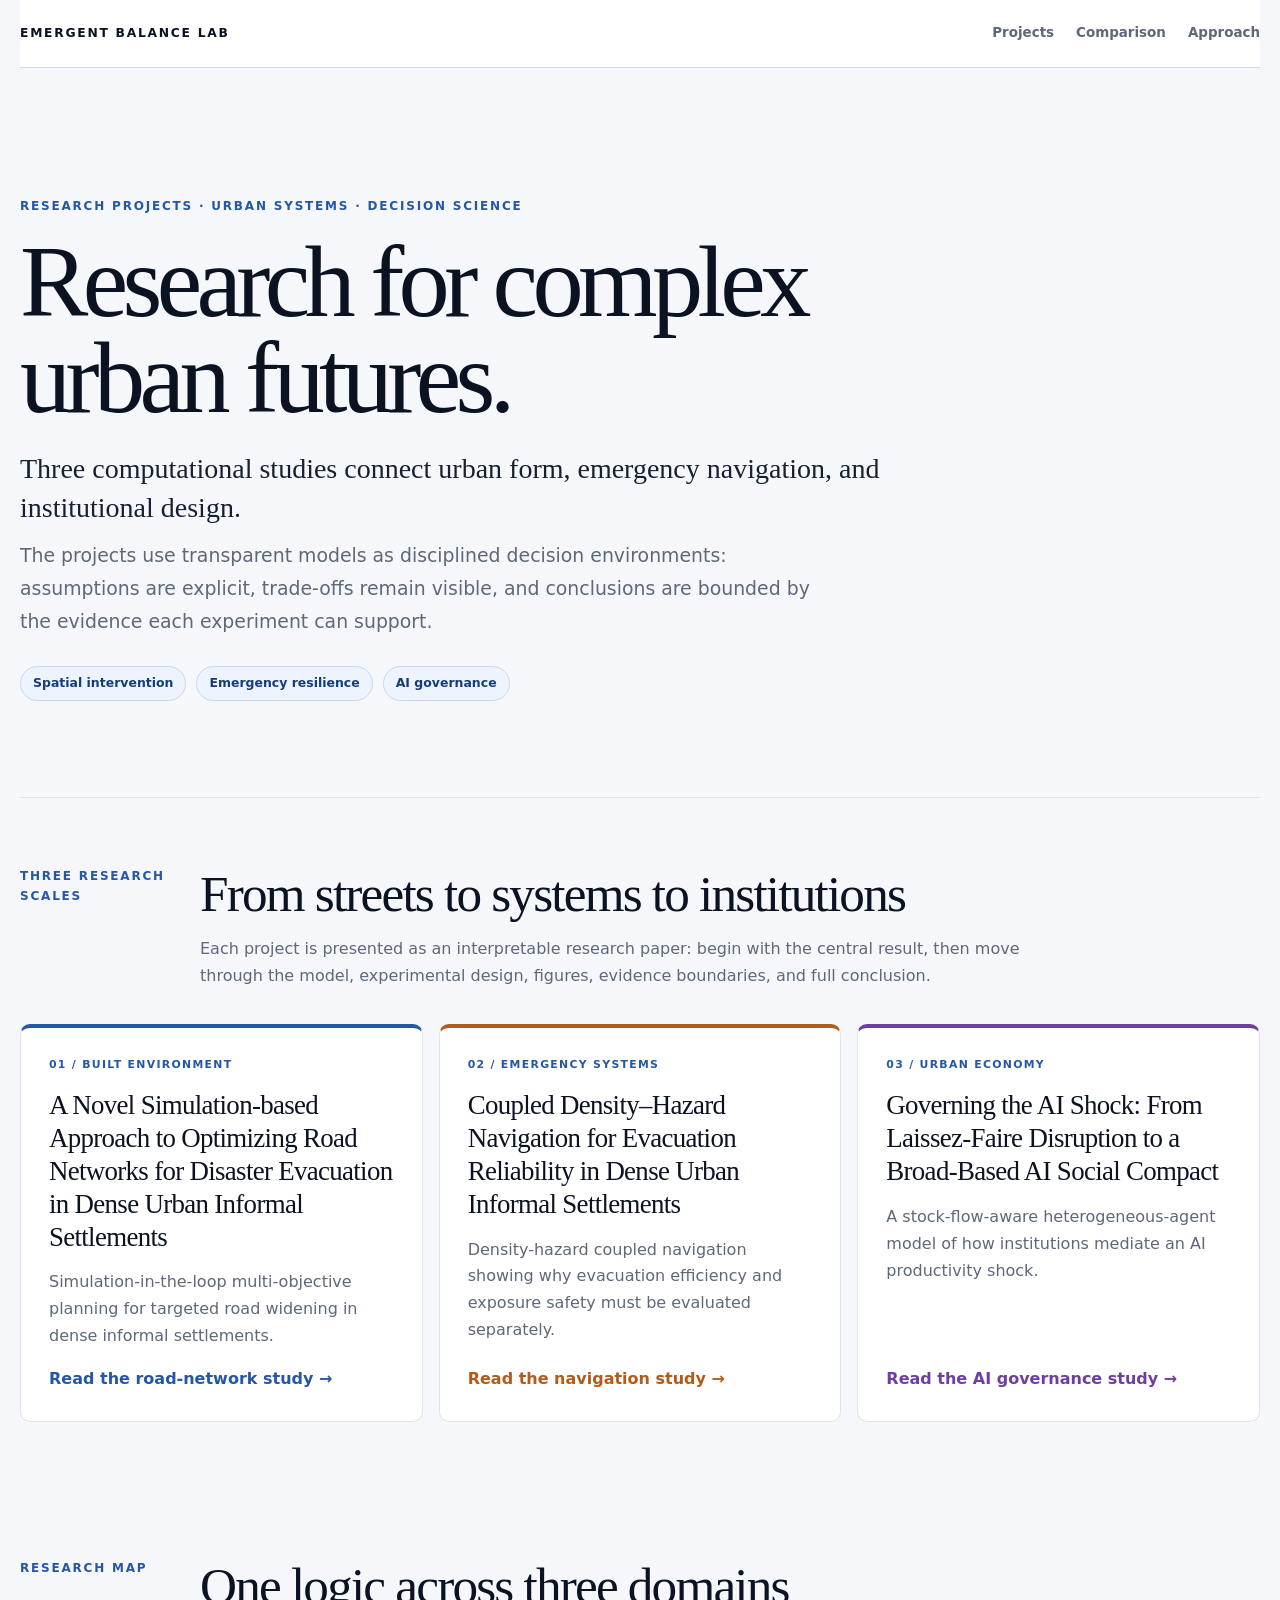
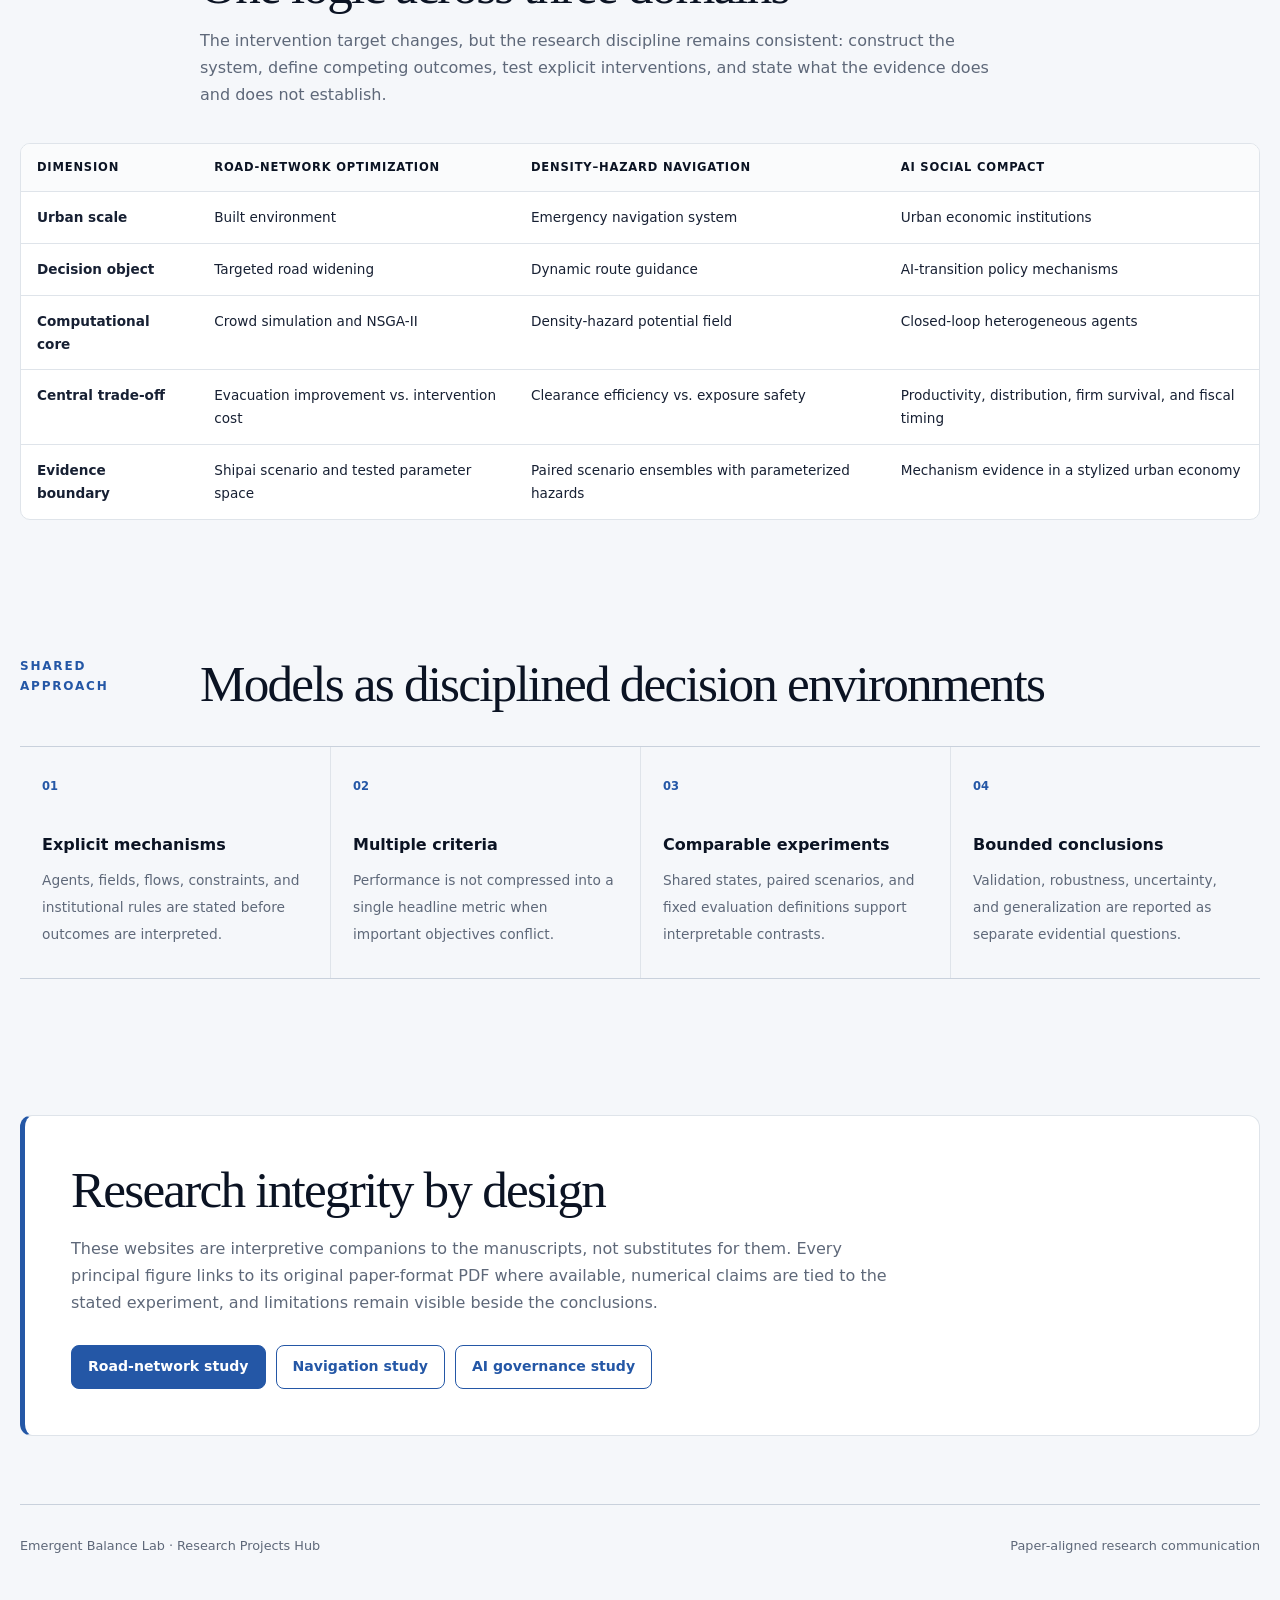
<file: index.html>
<!doctype html>
<html lang="en">
<head>
  <meta charset="utf-8">
  <meta name="viewport" content="width=device-width, initial-scale=1">
  <meta name="theme-color" content="#ffffff">
  <meta name="description" content="Research projects on spatial retrofit, risk-aware evacuation, and institutional responses to AI-driven urban change.">
  <title>Research Projects for Complex Urban Futures</title>
  <link rel="stylesheet" href="assets/styles.css">
</head>
<body>
  <a class="skip-link" href="#main">Skip to main content</a>
  <div class="shell">
    <header class="site-header">
      <a class="brand" href="./">Emergent Balance Lab</a>
      <nav class="site-nav" aria-label="Primary navigation">
        <a href="#projects">Projects</a>
        <a href="#comparison">Comparison</a>
        <a href="#approach">Approach</a>
      </nav>
    </header>

    <main id="main">
      <section class="hero">
        <div class="eyebrow">Research Projects · Urban systems · Decision science</div>
        <h1>Research for complex urban futures.</h1>
        <p class="subtitle">Three computational studies connect urban form, emergency navigation, and institutional design.</p>
        <p class="lead">The projects use transparent models as disciplined decision environments: assumptions are explicit, trade-offs remain visible, and conclusions are bounded by the evidence each experiment can support.</p>
        <div class="status-line">
          <span class="pill">Spatial intervention</span>
          <span class="pill">Emergency resilience</span>
          <span class="pill">AI governance</span>
        </div>
      </section>

      <section class="section" id="projects">
        <div class="section-heading">
          <div class="eyebrow">Three research scales</div>
          <div>
            <h2>From streets to systems to institutions</h2>
            <p>Each project is presented as an interpretable research paper: begin with the central result, then move through the model, experimental design, figures, evidence boundaries, and full conclusion.</p>
          </div>
        </div>
        <div class="content-grid">
          <a class="project-card" href="ceus/" style="--card-accent:#2457a6">
            <div>
              <span class="number">01 / BUILT ENVIRONMENT</span>
              <h3 class="paper-title">A Novel Simulation-based Approach to Optimizing Road Networks for Disaster Evacuation in Dense Urban Informal Settlements</h3>
              <p>Simulation-in-the-loop multi-objective planning for targeted road widening in dense informal settlements.</p>
            </div>
            <span class="card-link">Read the road-network study →</span>
          </a>
          <a class="project-card" href="ress/" style="--card-accent:#b35b18">
            <div>
              <span class="number">02 / EMERGENCY SYSTEMS</span>
              <h3 class="paper-title">Coupled Density–Hazard Navigation for Evacuation Reliability in Dense Urban Informal Settlements</h3>
              <p>Density-hazard coupled navigation showing why evacuation efficiency and exposure safety must be evaluated separately.</p>
            </div>
            <span class="card-link">Read the navigation study →</span>
          </a>
          <a class="project-card" href="ai-shock/" style="--card-accent:#6e3fa0">
            <div>
              <span class="number">03 / URBAN ECONOMY</span>
              <h3 class="paper-title">Governing the AI Shock: From Laissez-Faire Disruption to a Broad-Based AI Social Compact</h3>
              <p>A stock-flow-aware heterogeneous-agent model of how institutions mediate an AI productivity shock.</p>
            </div>
            <span class="card-link">Read the AI governance study →</span>
          </a>
        </div>
      </section>

      <section class="section" id="comparison">
        <div class="section-heading">
          <div class="eyebrow">Research map</div>
          <div>
            <h2>One logic across three domains</h2>
            <p>The intervention target changes, but the research discipline remains consistent: construct the system, define competing outcomes, test explicit interventions, and state what the evidence does and does not establish.</p>
          </div>
        </div>
        <div class="result-table-wrap">
          <table class="result-table comparison-table">
            <thead>
              <tr>
                <th>Dimension</th>
                <th>Road-network optimization</th>
                <th>Density–hazard navigation</th>
                <th>AI social compact</th>
              </tr>
            </thead>
            <tbody>
              <tr>
                <td><strong>Urban scale</strong></td>
                <td>Built environment</td>
                <td>Emergency navigation system</td>
                <td>Urban economic institutions</td>
              </tr>
              <tr>
                <td><strong>Decision object</strong></td>
                <td>Targeted road widening</td>
                <td>Dynamic route guidance</td>
                <td>AI-transition policy mechanisms</td>
              </tr>
              <tr>
                <td><strong>Computational core</strong></td>
                <td>Crowd simulation and NSGA-II</td>
                <td>Density-hazard potential field</td>
                <td>Closed-loop heterogeneous agents</td>
              </tr>
              <tr>
                <td><strong>Central trade-off</strong></td>
                <td>Evacuation improvement vs. intervention cost</td>
                <td>Clearance efficiency vs. exposure safety</td>
                <td>Productivity, distribution, firm survival, and fiscal timing</td>
              </tr>
              <tr>
                <td><strong>Evidence boundary</strong></td>
                <td>Shipai scenario and tested parameter space</td>
                <td>Paired scenario ensembles with parameterized hazards</td>
                <td>Mechanism evidence in a stylized urban economy</td>
              </tr>
            </tbody>
          </table>
        </div>
      </section>

      <section class="section" id="approach">
        <div class="section-heading">
          <div class="eyebrow">Shared approach</div>
          <div><h2>Models as disciplined decision environments</h2></div>
        </div>
        <div class="method-flow" aria-label="Shared research approach">
          <div class="method-step"><strong>Explicit mechanisms</strong><span>Agents, fields, flows, constraints, and institutional rules are stated before outcomes are interpreted.</span></div>
          <div class="method-step"><strong>Multiple criteria</strong><span>Performance is not compressed into a single headline metric when important objectives conflict.</span></div>
          <div class="method-step"><strong>Comparable experiments</strong><span>Shared states, paired scenarios, and fixed evaluation definitions support interpretable contrasts.</span></div>
          <div class="method-step"><strong>Bounded conclusions</strong><span>Validation, robustness, uncertainty, and generalization are reported as separate evidential questions.</span></div>
        </div>
      </section>

      <section class="section" id="integrity">
        <div class="evidence-box">
          <h2>Research integrity by design</h2>
          <p>These websites are interpretive companions to the manuscripts, not substitutes for them. Every principal figure links to its original paper-format PDF where available, numerical claims are tied to the stated experiment, and limitations remain visible beside the conclusions.</p>
          <div class="button-row">
            <a class="button" href="ceus/">Road-network study</a>
            <a class="button secondary" href="ress/">Navigation study</a>
            <a class="button secondary" href="ai-shock/">AI governance study</a>
          </div>
        </div>
      </section>
    </main>

    <footer class="site-footer">
      <span>Emergent Balance Lab · Research Projects Hub</span>
      <span>Paper-aligned research communication</span>
    </footer>
  </div>
</body>
</html>
</file>
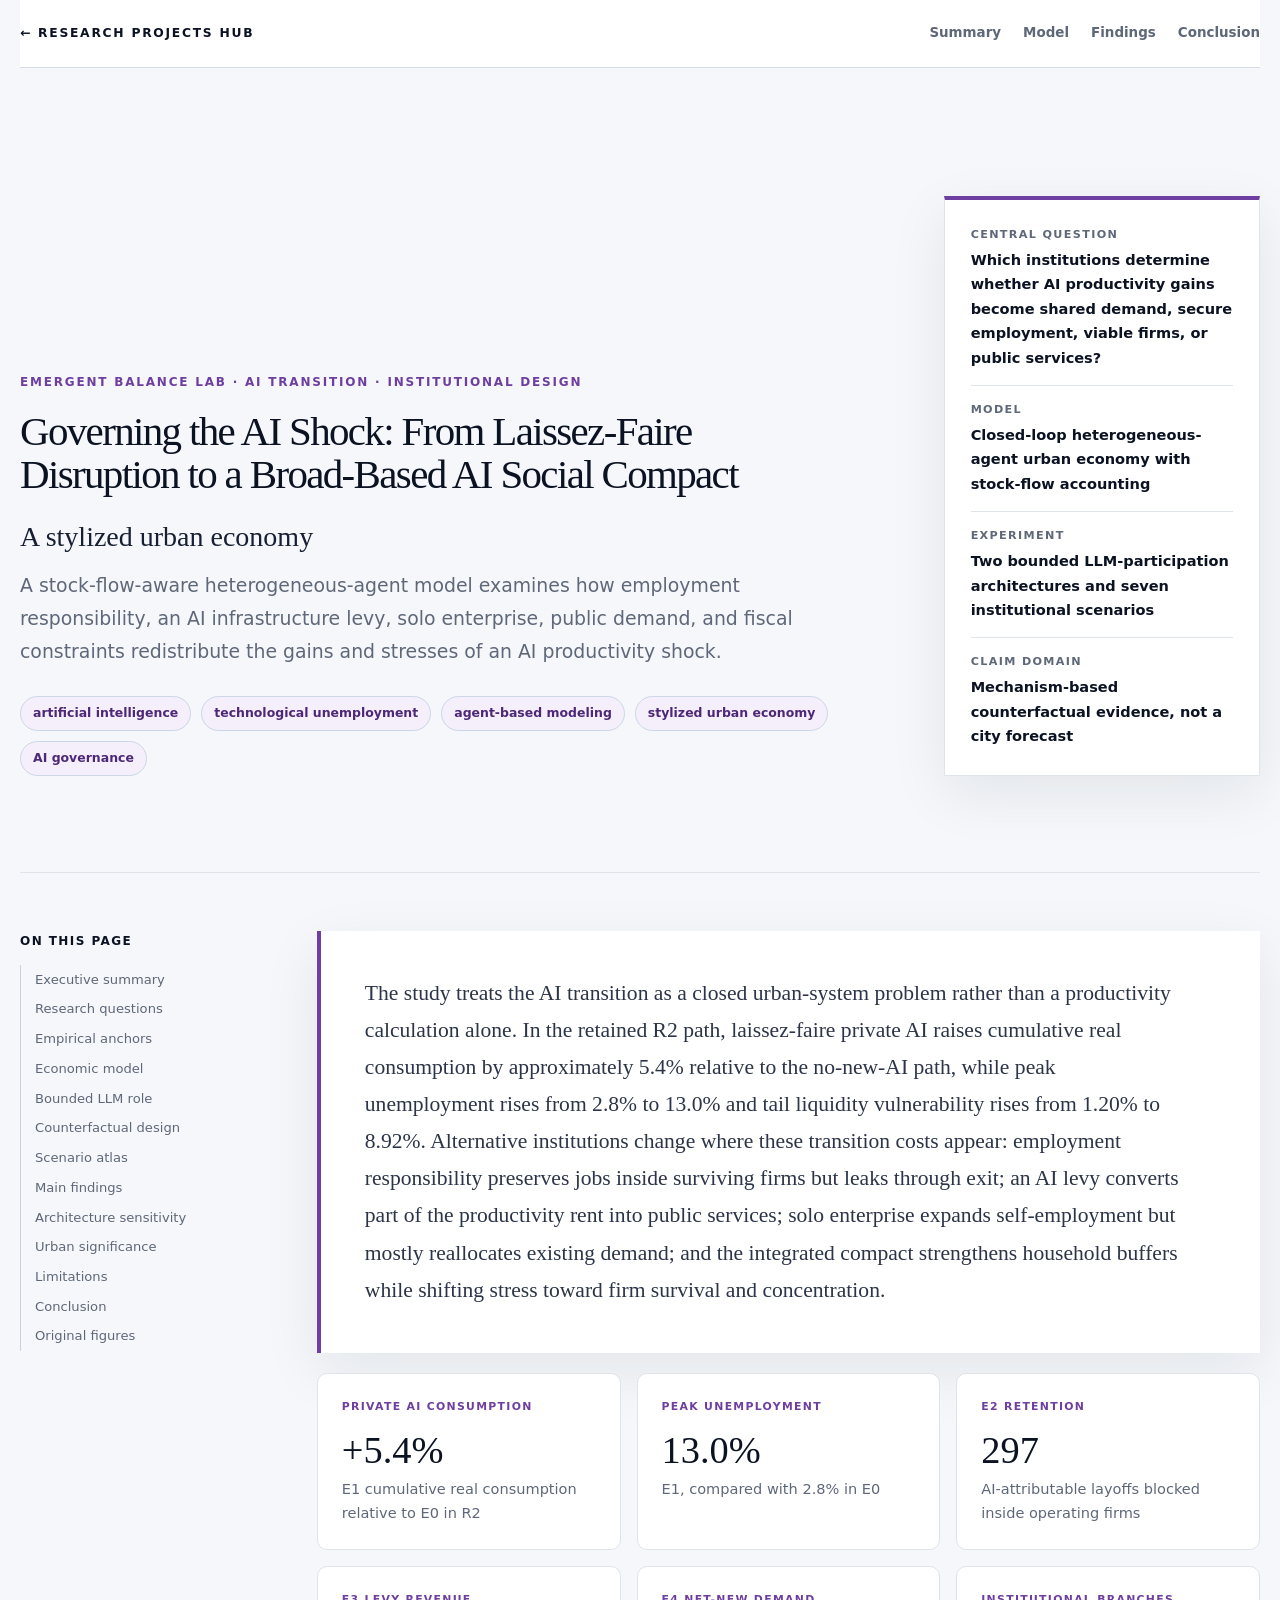
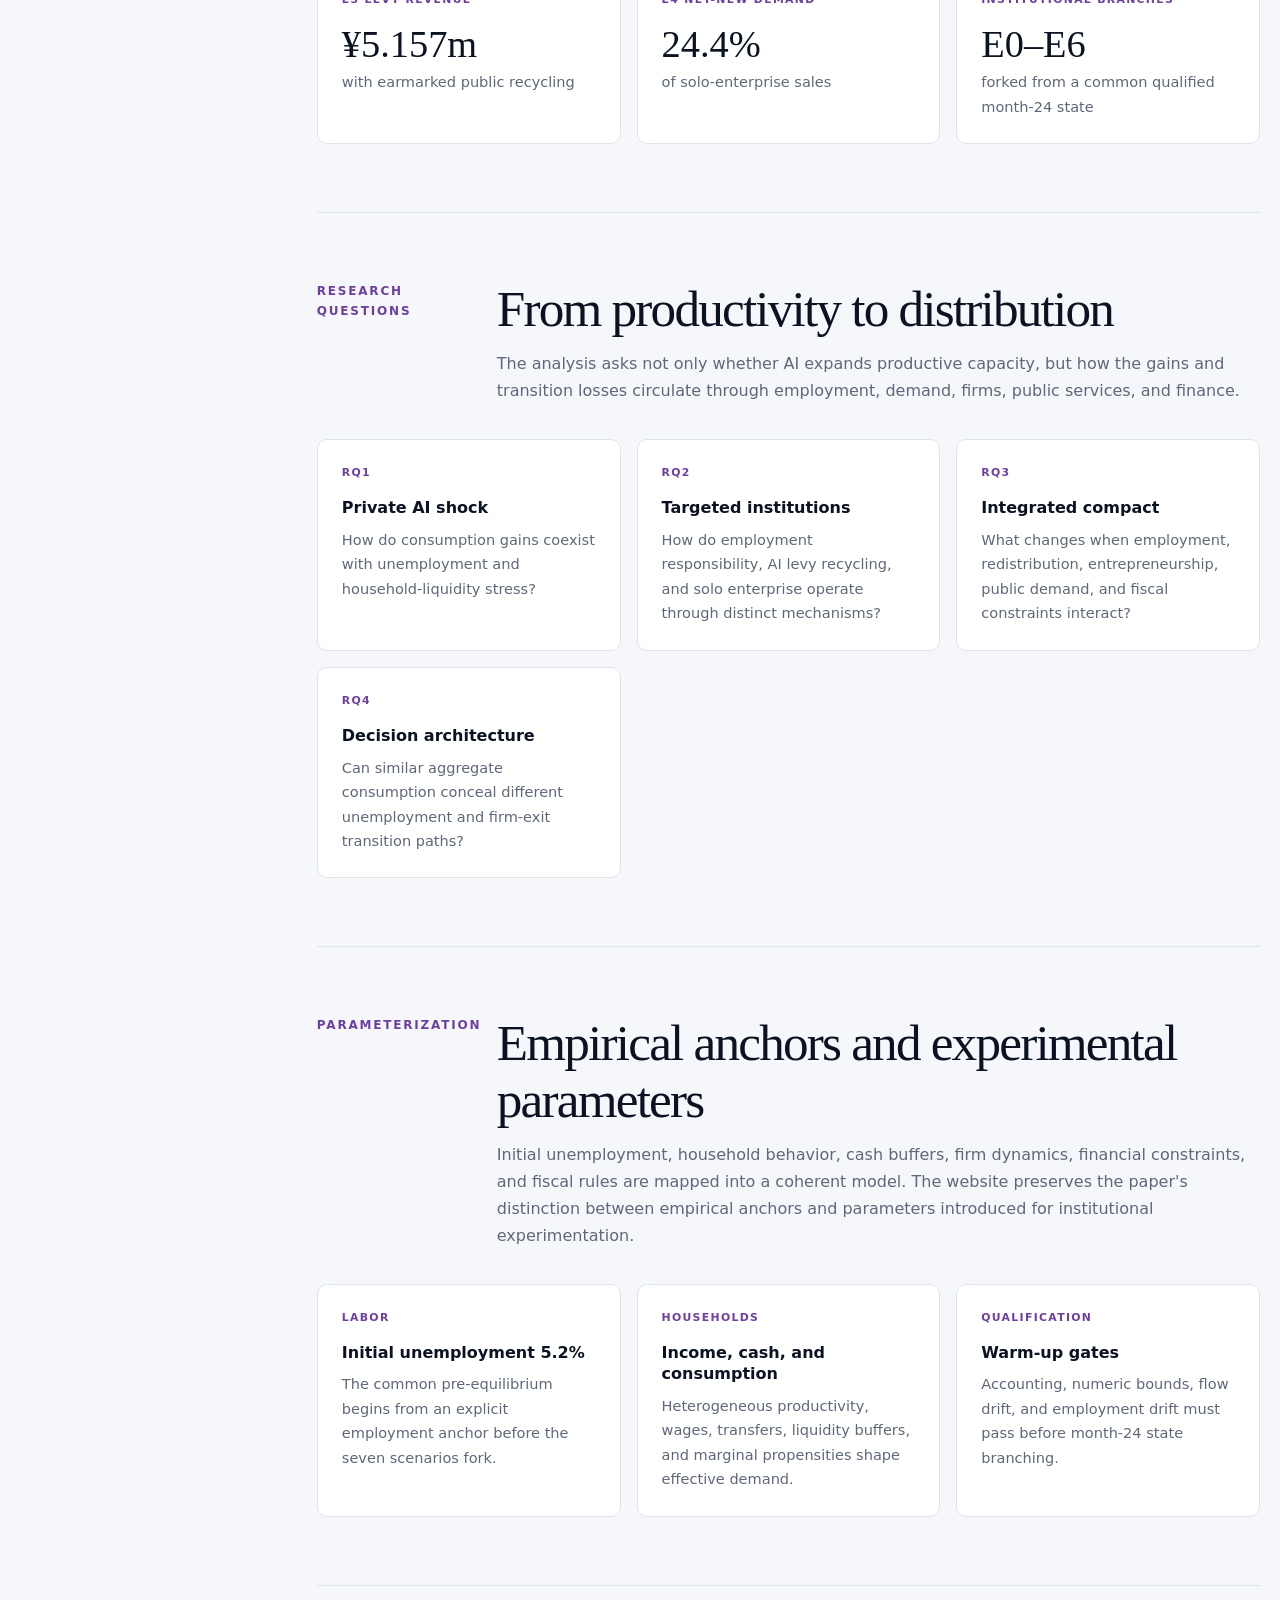
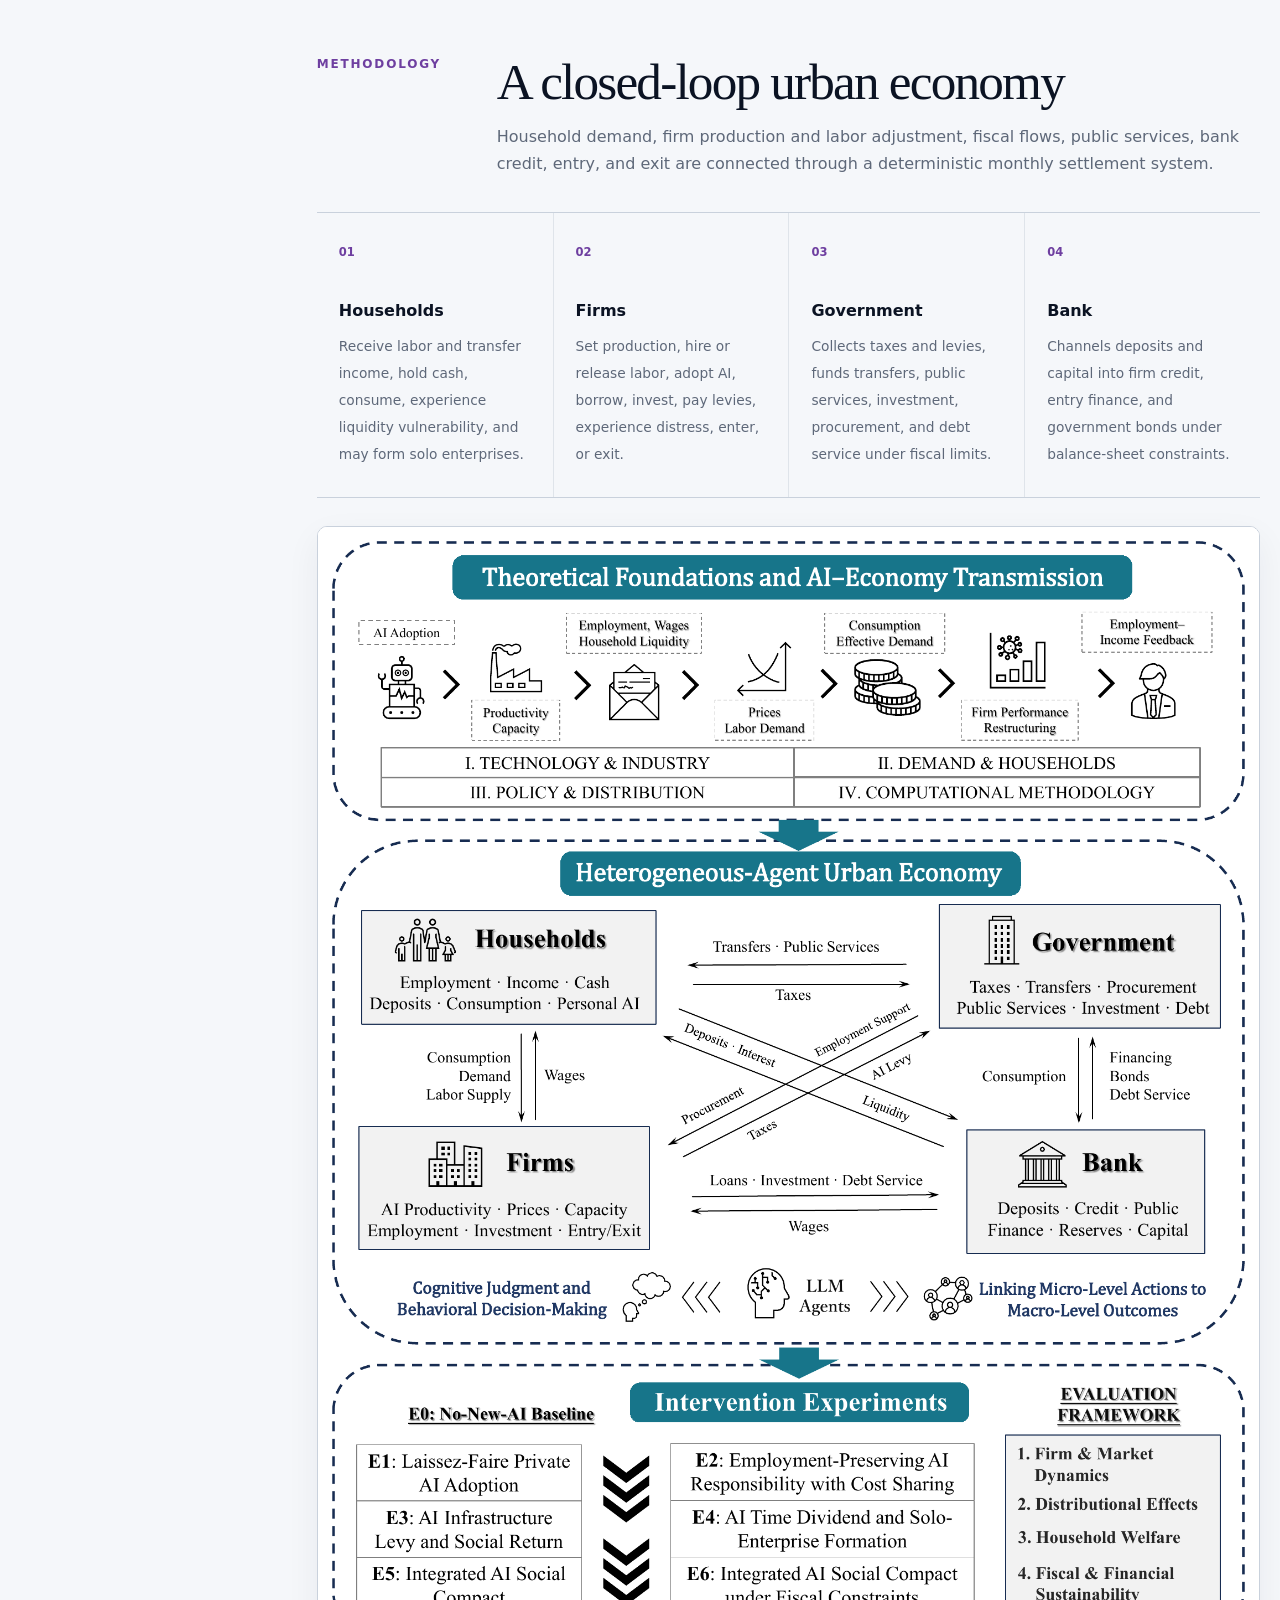
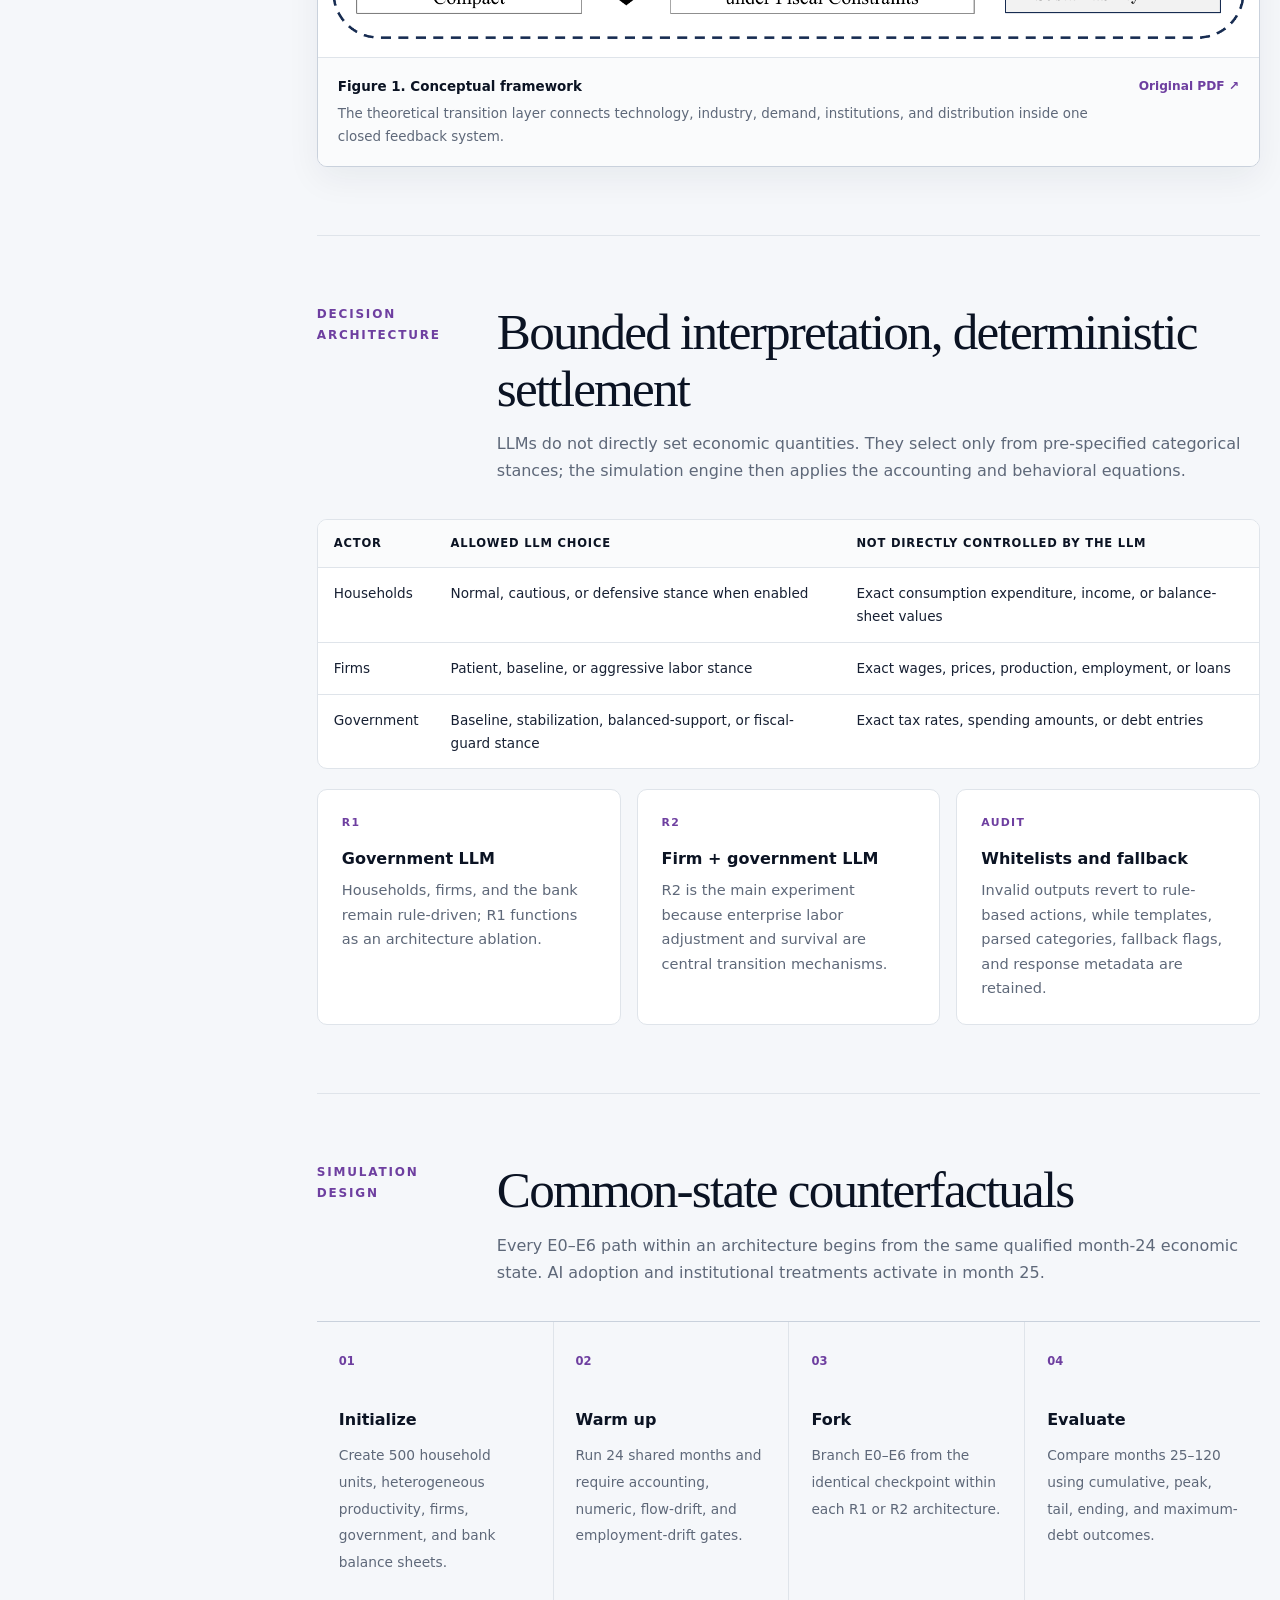
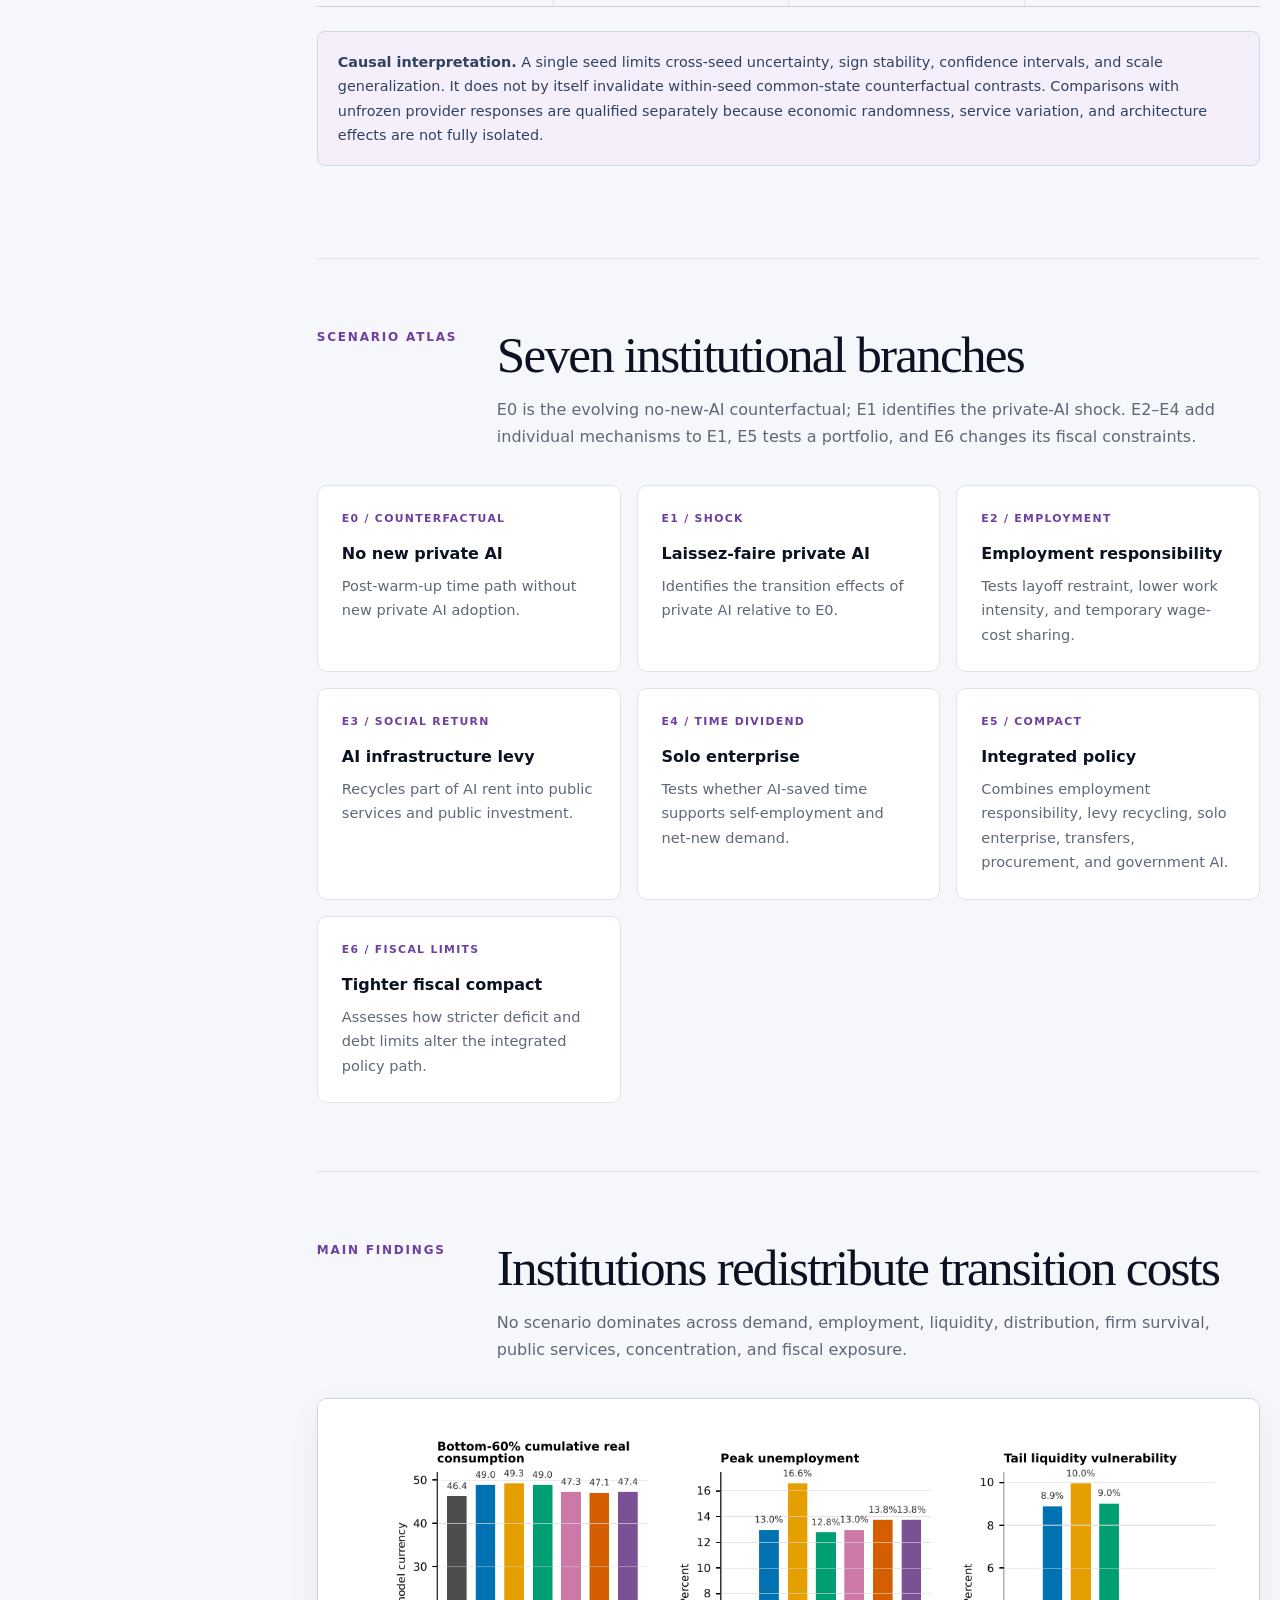
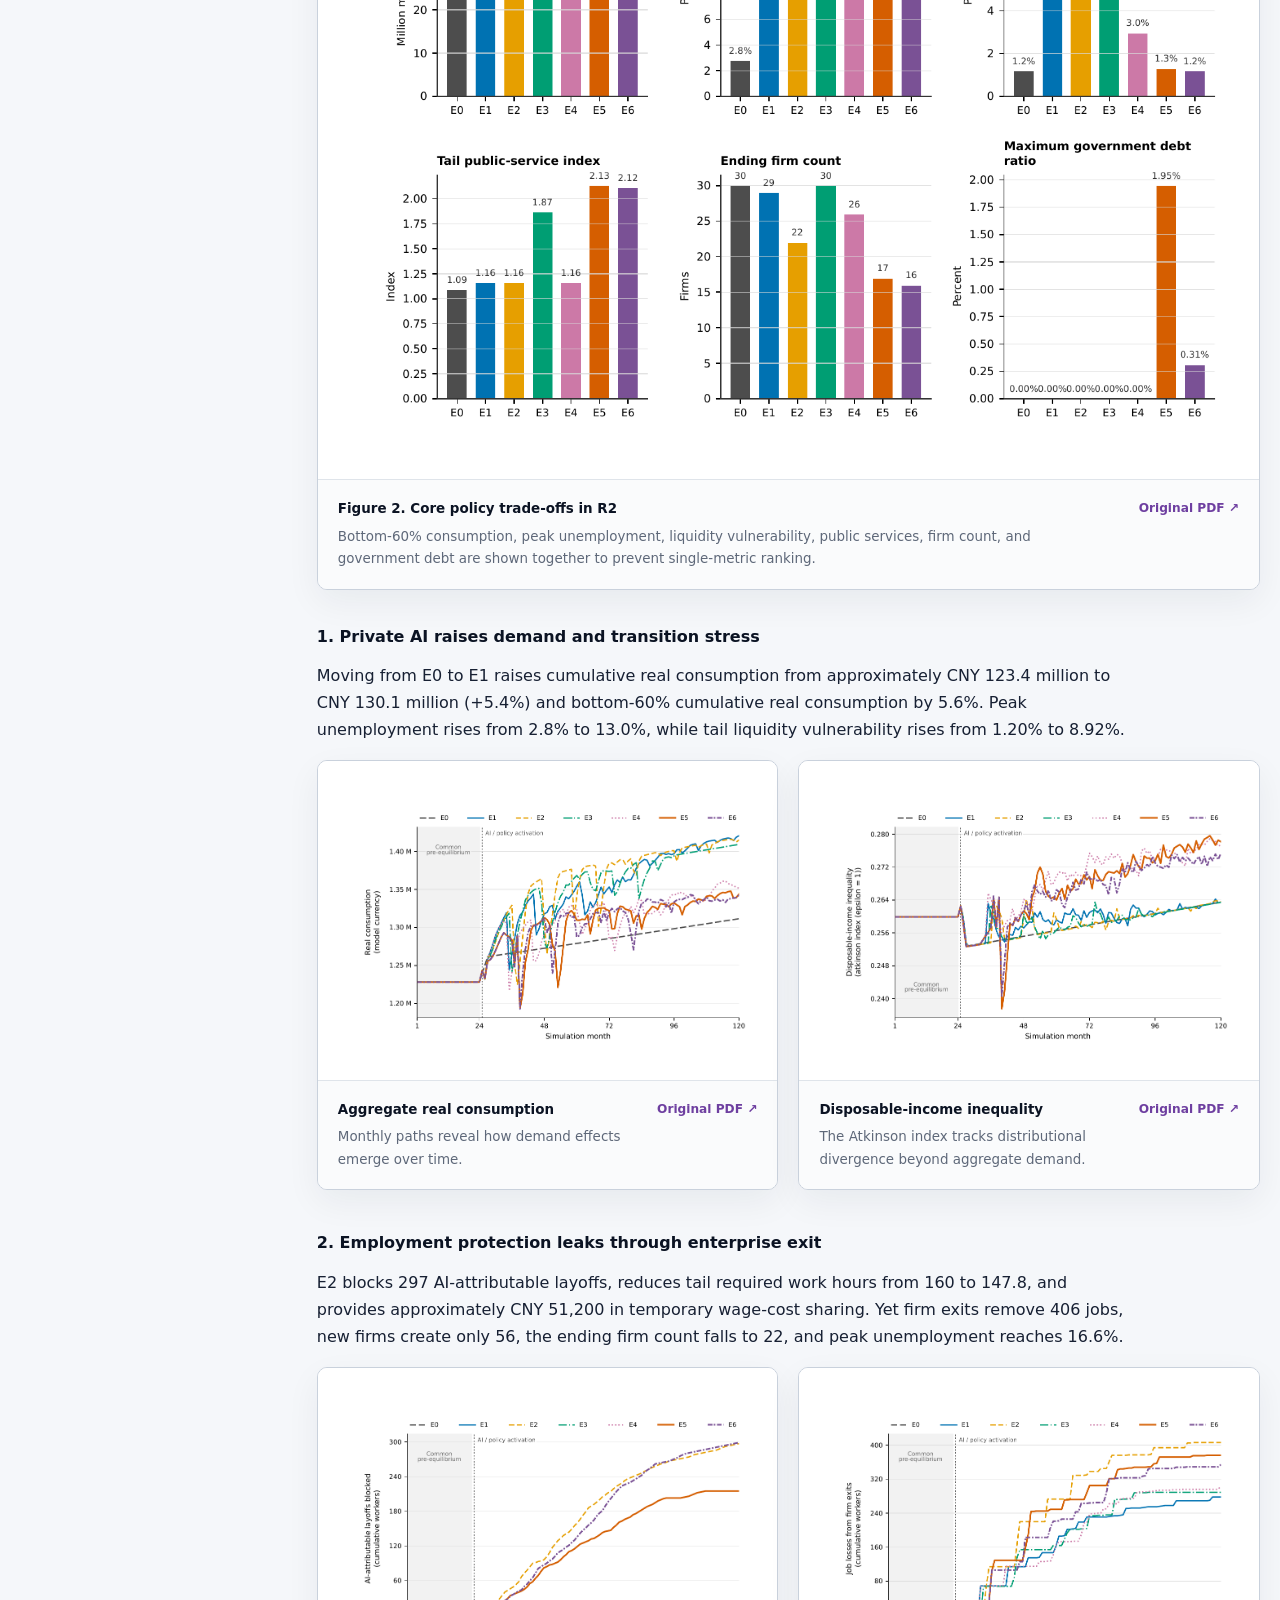
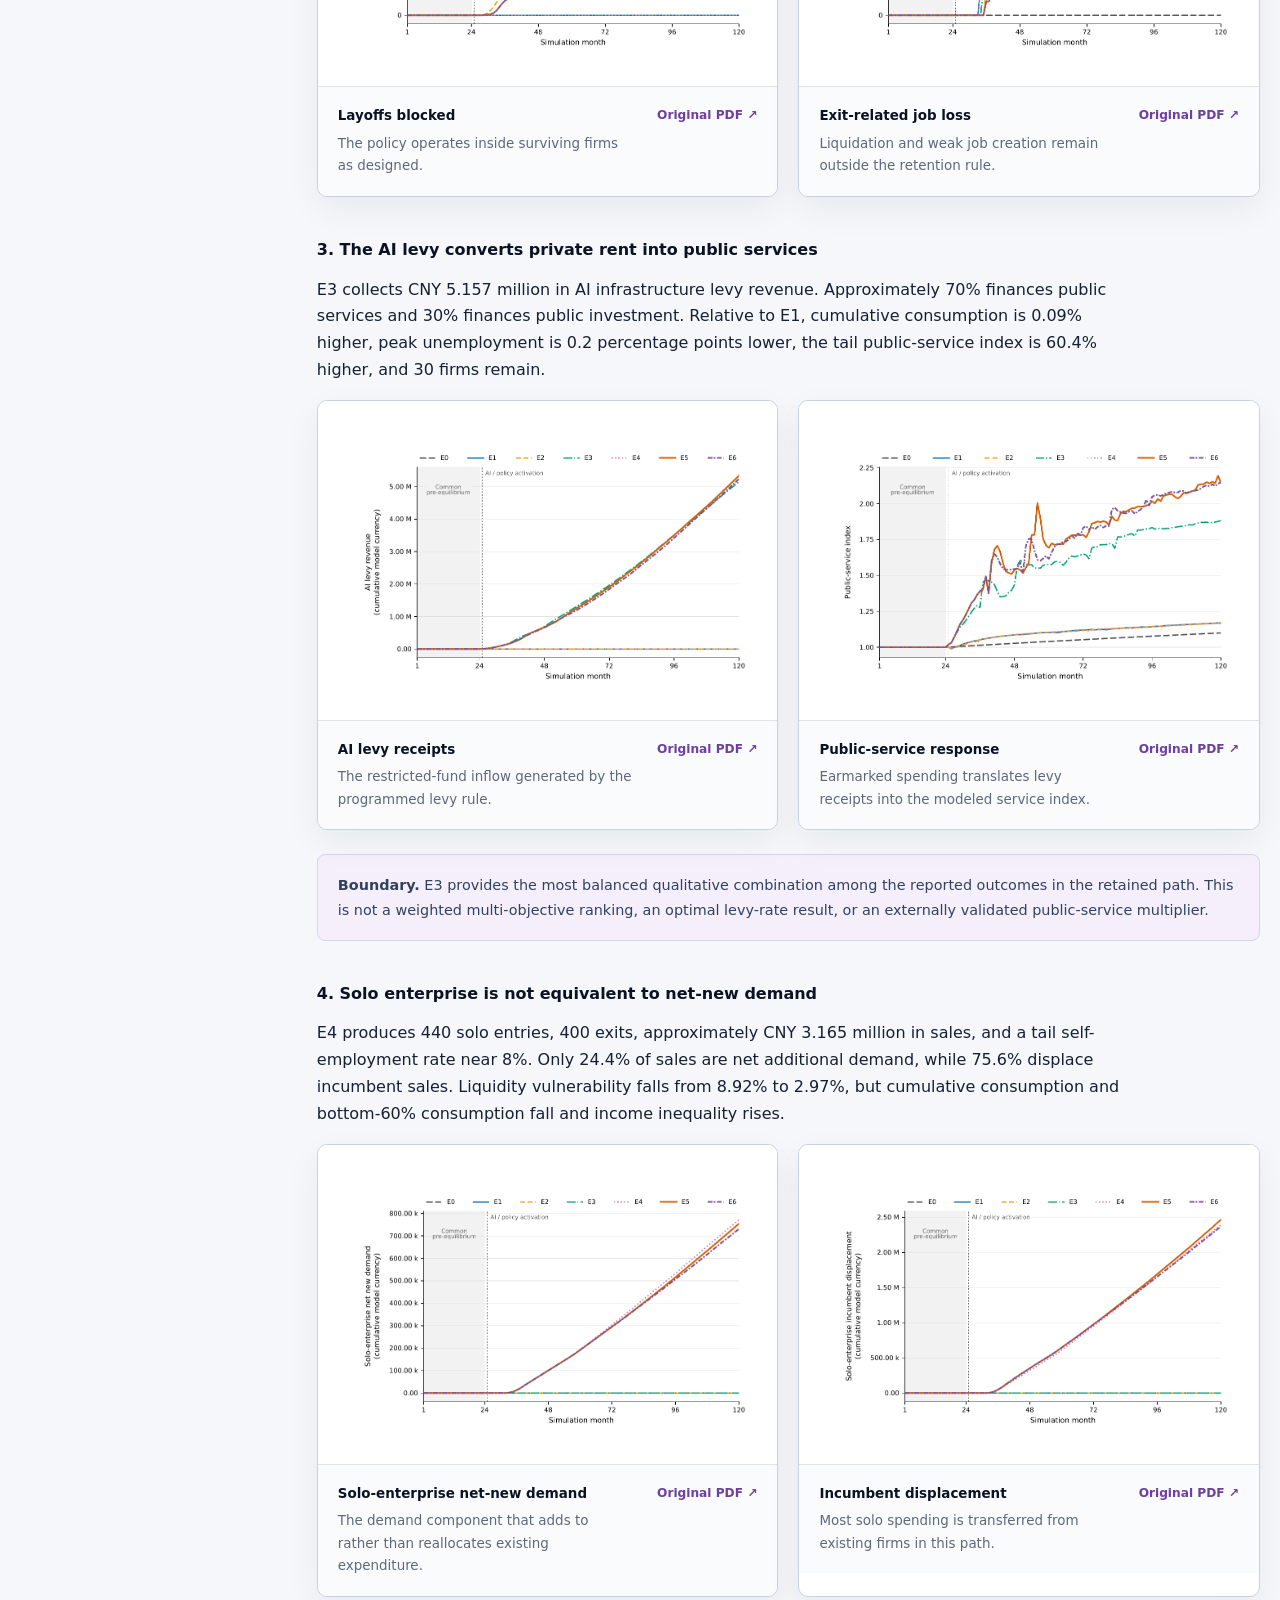
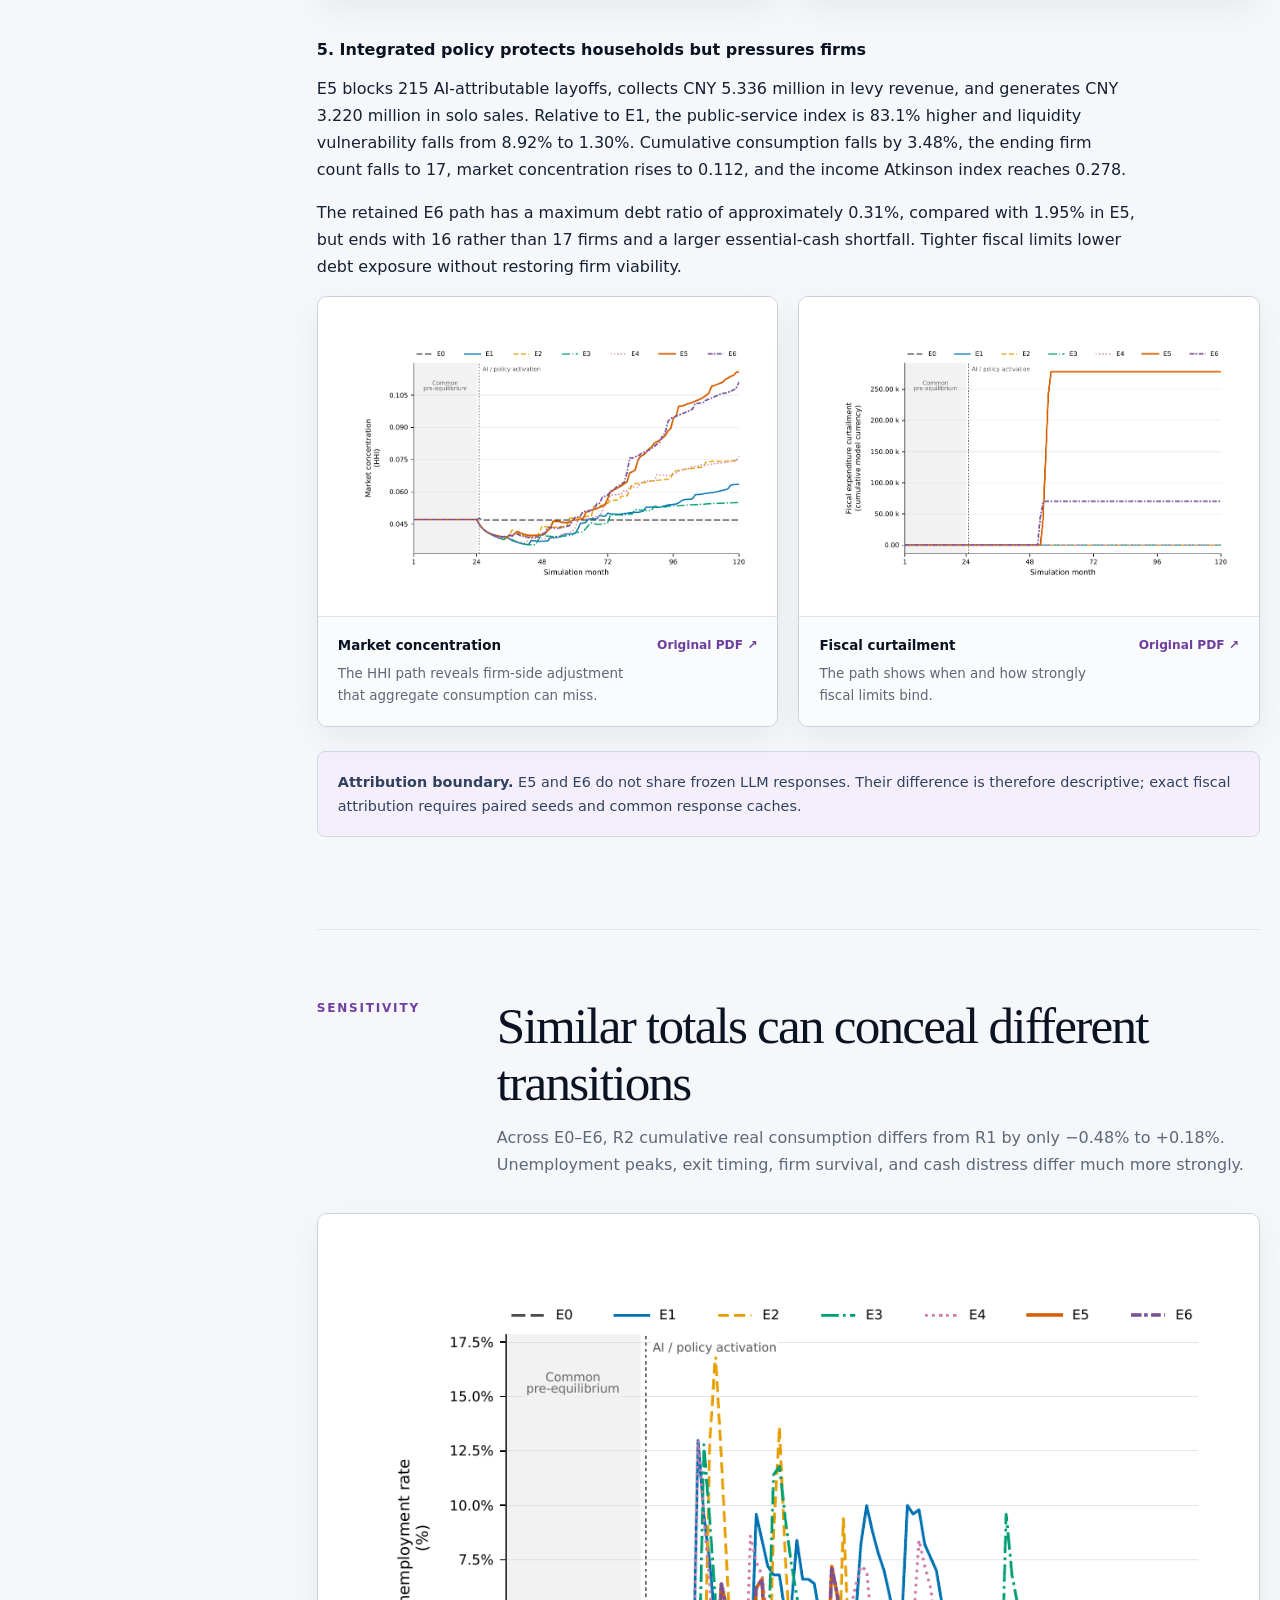
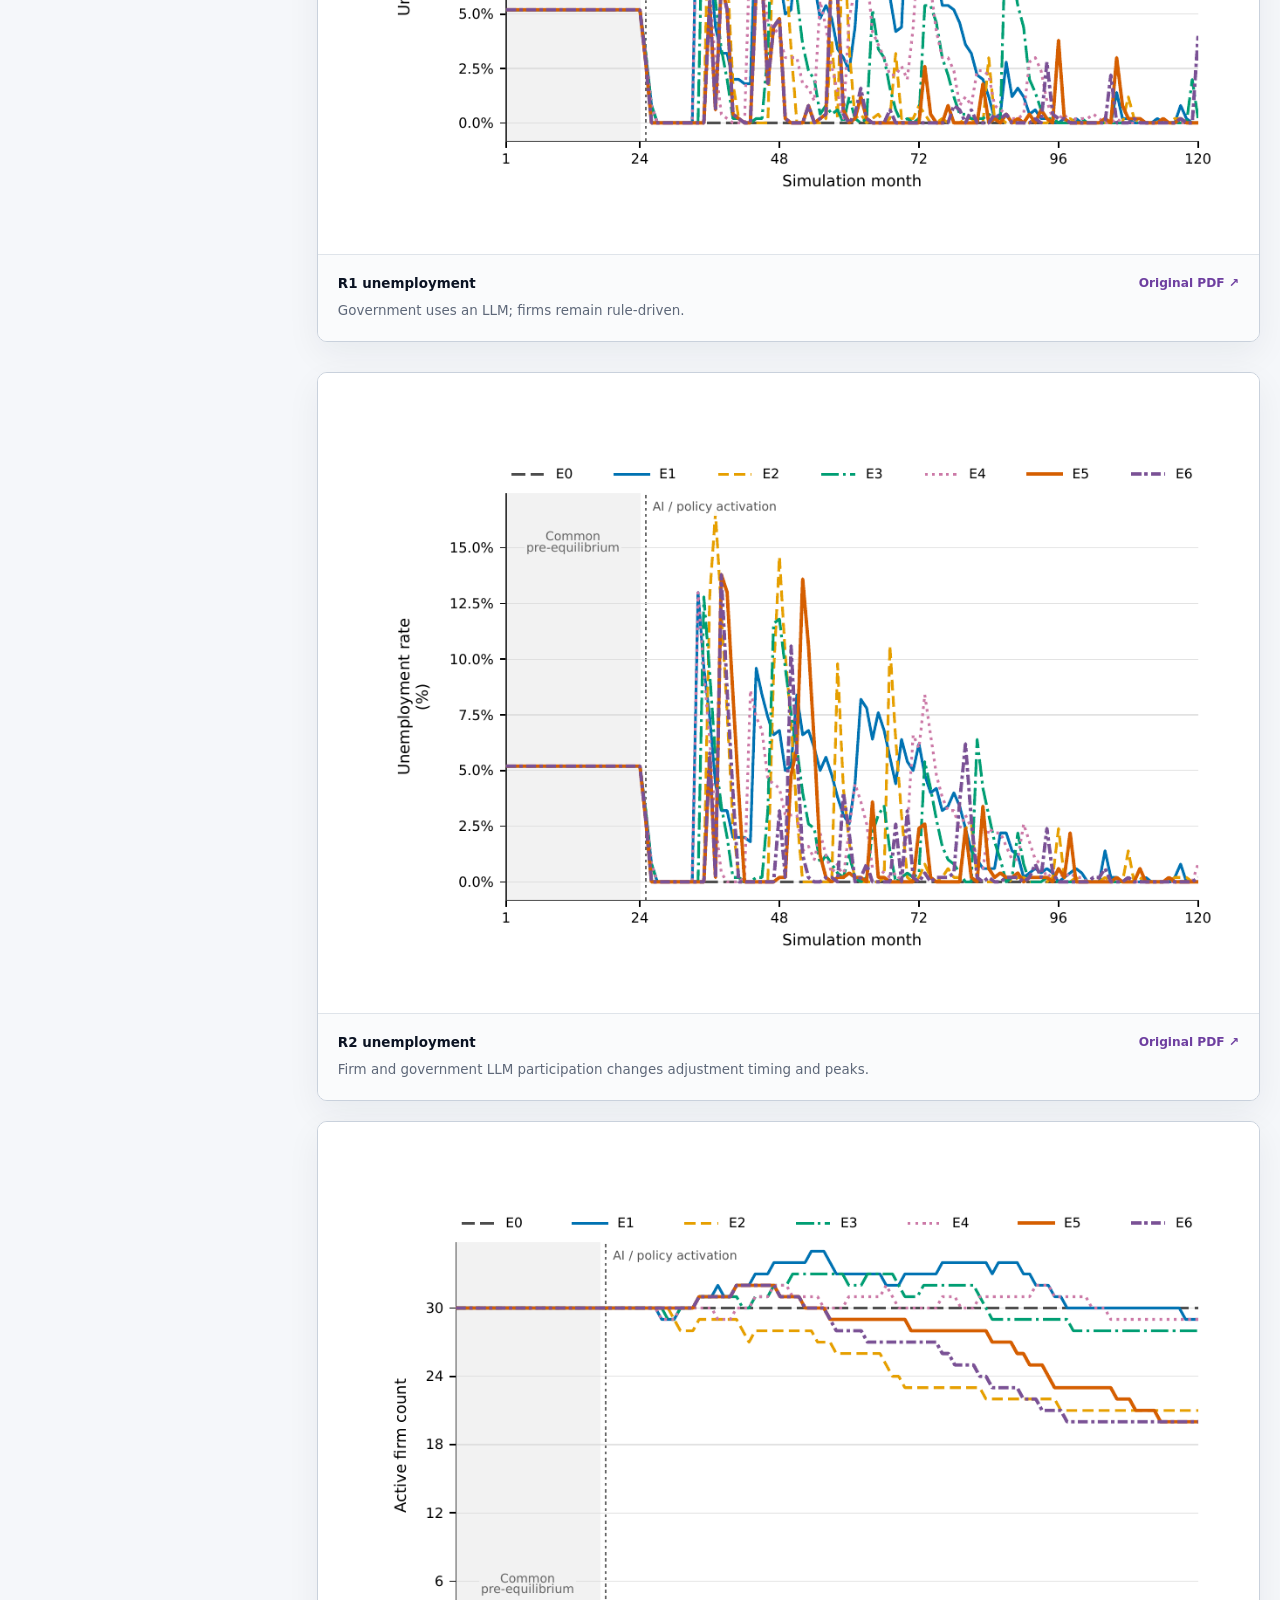
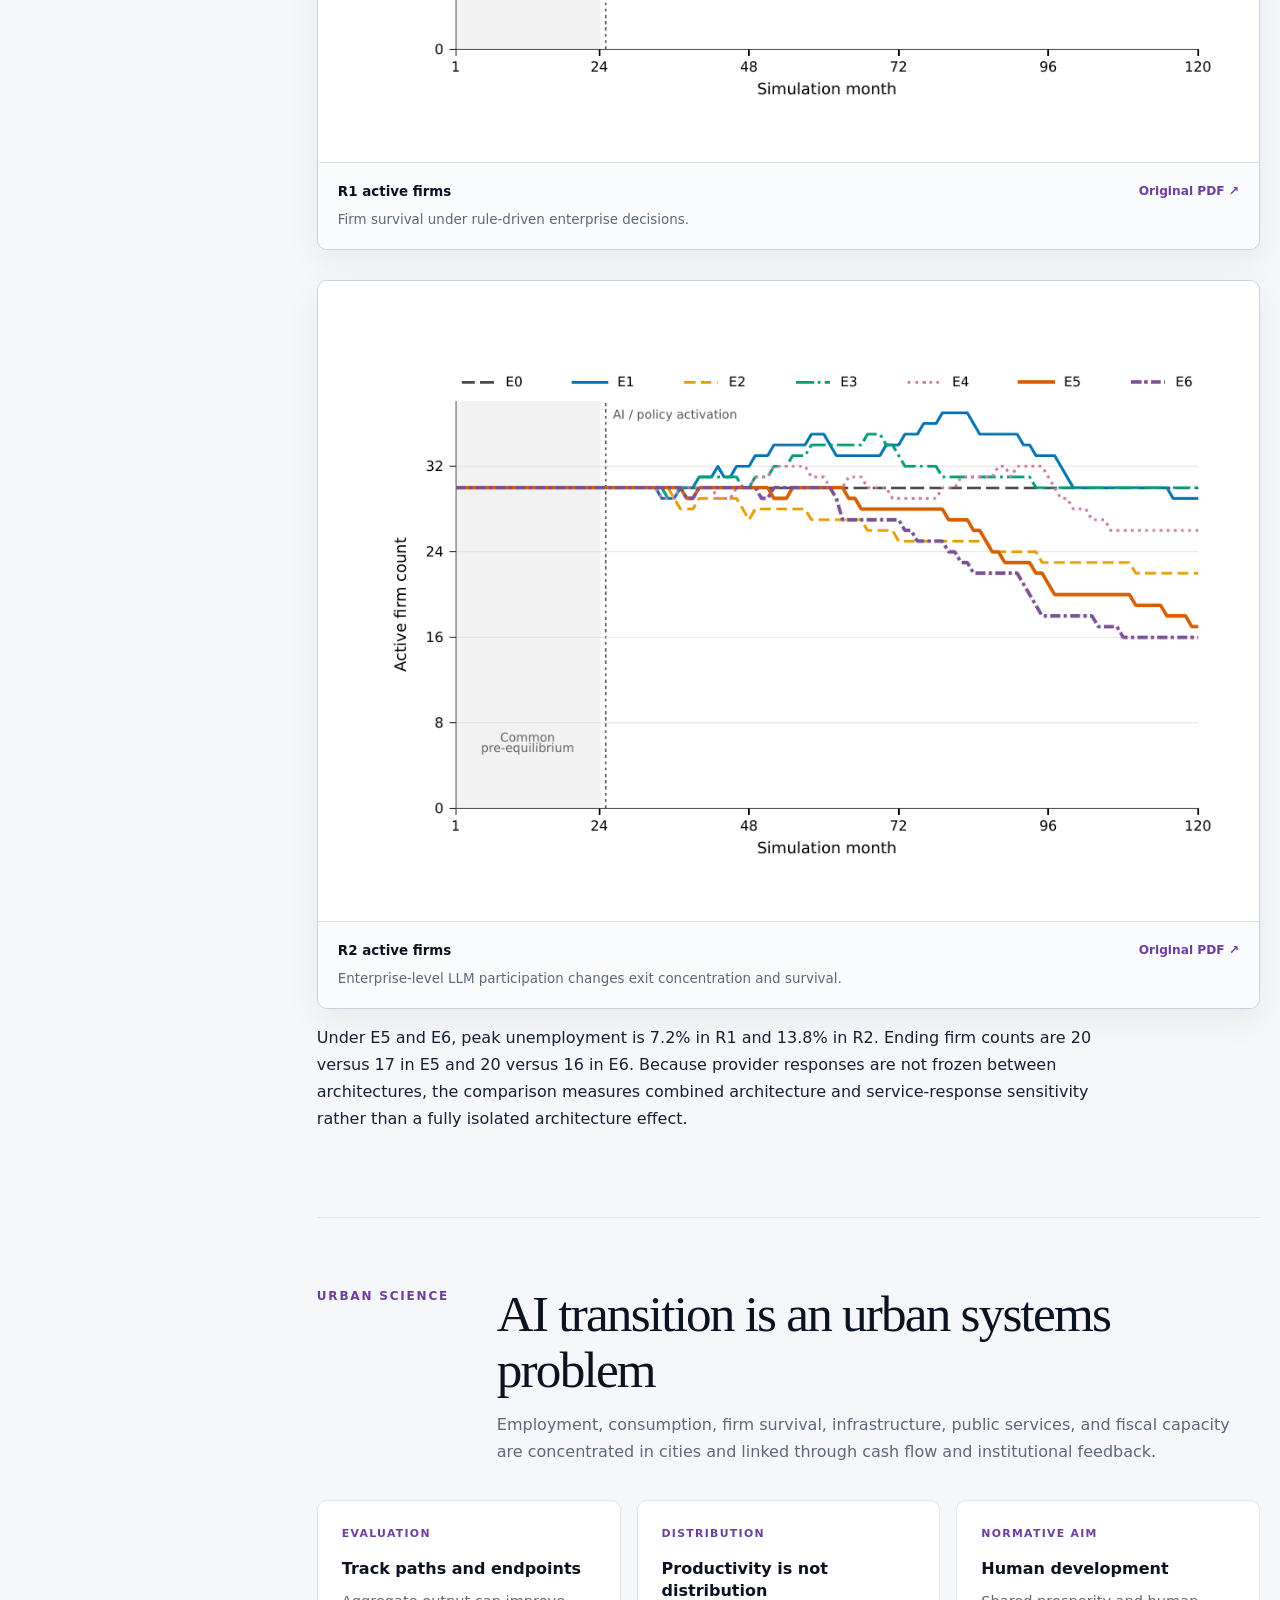
<file: ai-shock/index.html>
<!doctype html>
<html lang="en">
<head>
  <meta charset="utf-8">
  <meta name="viewport" content="width=device-width, initial-scale=1">
  <meta name="theme-color" content="#ffffff">
  <meta name="description" content="Governing the AI Shock: From Laissez-Faire Disruption to a Broad-Based AI Social Compact.">
  <title>Governing the AI Shock: From Laissez-Faire Disruption to a Broad-Based AI Social Compact</title>
  <link rel="stylesheet" href="../assets/styles.css">
</head>
<body style="--accent:#6e3fa0;--accent-dark:#4e2877;--accent-soft:#f5effb">
  <a class="skip-link" href="#main">Skip to main content</a>
  <div class="shell">
    <header class="site-header">
      <a class="brand" href="../">← Research Projects Hub</a>
      <nav class="site-nav" aria-label="Project navigation">
        <a href="#summary">Summary</a>
        <a href="#model">Model</a>
        <a href="#findings">Findings</a>
        <a href="#conclusion">Conclusion</a>
      </nav>
    </header>

    <main id="main">
      <section class="project-hero">
        <div class="project-hero-grid">
          <div>
            <div class="eyebrow">Emergent Balance Lab · AI transition · Institutional design</div>
            <h1 class="long-title">Governing the AI Shock: From Laissez-Faire Disruption to a Broad-Based AI Social Compact</h1>
            <p class="subtitle">A stylized urban economy</p>
            <p class="lead">A stock-flow-aware heterogeneous-agent model examines how employment responsibility, an AI infrastructure levy, solo enterprise, public demand, and fiscal constraints redistribute the gains and stresses of an AI productivity shock.</p>
            <div class="status-line">
              <span class="pill">artificial intelligence</span>
              <span class="pill">technological unemployment</span>
              <span class="pill">agent-based modeling</span>
              <span class="pill">stylized urban economy</span>
              <span class="pill">AI governance</span>
            </div>
          </div>
          <aside class="paper-meta" aria-label="Paper profile">
            <dl>
              <div><dt>Central question</dt><dd>Which institutions determine whether AI productivity gains become shared demand, secure employment, viable firms, or public services?</dd></div>
              <div><dt>Model</dt><dd>Closed-loop heterogeneous-agent urban economy with stock-flow accounting</dd></div>
              <div><dt>Experiment</dt><dd>Two bounded LLM-participation architectures and seven institutional scenarios</dd></div>
              <div><dt>Claim domain</dt><dd>Mechanism-based counterfactual evidence, not a city forecast</dd></div>
            </dl>
          </aside>
        </div>
      </section>

      <div class="article-layout">
        <aside class="toc">
          <details open>
            <summary>On this page</summary>
            <ol>
              <li><a href="#summary">Executive summary</a></li>
              <li><a href="#questions">Research questions</a></li>
              <li><a href="#anchors">Empirical anchors</a></li>
              <li><a href="#model">Economic model</a></li>
              <li><a href="#llm">Bounded LLM role</a></li>
              <li><a href="#design">Counterfactual design</a></li>
              <li><a href="#scenarios">Scenario atlas</a></li>
              <li><a href="#findings">Main findings</a></li>
              <li><a href="#architecture">Architecture sensitivity</a></li>
              <li><a href="#significance">Urban significance</a></li>
              <li><a href="#limitations">Limitations</a></li>
              <li><a href="#conclusion">Conclusion</a></li>
              <li><a href="#resources">Original figures</a></li>
            </ol>
          </details>
        </aside>

        <article class="article-content">
          <section class="section" id="summary">
            <div class="abstract">
              <p>The study treats the AI transition as a closed urban-system problem rather than a productivity calculation alone. In the retained R2 path, laissez-faire private AI raises cumulative real consumption by approximately 5.4% relative to the no-new-AI path, while peak unemployment rises from 2.8% to 13.0% and tail liquidity vulnerability rises from 1.20% to 8.92%. Alternative institutions change where these transition costs appear: employment responsibility preserves jobs inside surviving firms but leaks through exit; an AI levy converts part of the productivity rent into public services; solo enterprise expands self-employment but mostly reallocates existing demand; and the integrated compact strengthens household buffers while shifting stress toward firm survival and concentration.</p>
            </div>
            <div class="metric-grid" style="margin-top:20px">
              <div class="metric"><span class="metric-label">Private AI consumption</span><strong>+5.4%</strong><p>E1 cumulative real consumption relative to E0 in R2</p></div>
              <div class="metric"><span class="metric-label">Peak unemployment</span><strong>13.0%</strong><p>E1, compared with 2.8% in E0</p></div>
              <div class="metric"><span class="metric-label">E2 retention</span><strong>297</strong><p>AI-attributable layoffs blocked inside operating firms</p></div>
              <div class="metric"><span class="metric-label">E3 levy revenue</span><strong>¥5.157m</strong><p>with earmarked public recycling</p></div>
              <div class="metric"><span class="metric-label">E4 net-new demand</span><strong>24.4%</strong><p>of solo-enterprise sales</p></div>
              <div class="metric"><span class="metric-label">Institutional branches</span><strong>E0–E6</strong><p>forked from a common qualified month-24 state</p></div>
            </div>
          </section>

          <section class="section" id="questions">
            <div class="section-heading">
              <div class="eyebrow">Research questions</div>
              <div>
                <h2>From productivity to distribution</h2>
                <p>The analysis asks not only whether AI expands productive capacity, but how the gains and transition losses circulate through employment, demand, firms, public services, and finance.</p>
              </div>
            </div>
            <div class="finding-grid">
              <article class="finding-card"><span class="number">RQ1</span><h3>Private AI shock</h3><p>How do consumption gains coexist with unemployment and household-liquidity stress?</p></article>
              <article class="finding-card"><span class="number">RQ2</span><h3>Targeted institutions</h3><p>How do employment responsibility, AI levy recycling, and solo enterprise operate through distinct mechanisms?</p></article>
              <article class="finding-card"><span class="number">RQ3</span><h3>Integrated compact</h3><p>What changes when employment, redistribution, entrepreneurship, public demand, and fiscal constraints interact?</p></article>
              <article class="finding-card"><span class="number">RQ4</span><h3>Decision architecture</h3><p>Can similar aggregate consumption conceal different unemployment and firm-exit transition paths?</p></article>
            </div>
          </section>

          <section class="section" id="anchors">
            <div class="section-heading">
              <div class="eyebrow">Parameterization</div>
              <div>
                <h2>Empirical anchors and experimental parameters</h2>
                <p>Initial unemployment, household behavior, cash buffers, firm dynamics, financial constraints, and fiscal rules are mapped into a coherent model. The website preserves the paper's distinction between empirical anchors and parameters introduced for institutional experimentation.</p>
              </div>
            </div>
            <div class="content-grid">
              <article class="content-card"><span class="number">LABOR</span><h3>Initial unemployment 5.2%</h3><p>The common pre-equilibrium begins from an explicit employment anchor before the seven scenarios fork.</p></article>
              <article class="content-card"><span class="number">HOUSEHOLDS</span><h3>Income, cash, and consumption</h3><p>Heterogeneous productivity, wages, transfers, liquidity buffers, and marginal propensities shape effective demand.</p></article>
              <article class="content-card"><span class="number">QUALIFICATION</span><h3>Warm-up gates</h3><p>Accounting, numeric bounds, flow drift, and employment drift must pass before month-24 state branching.</p></article>
            </div>
          </section>

          <section class="section" id="model">
            <div class="section-heading">
              <div class="eyebrow">Methodology</div>
              <div>
                <h2>A closed-loop urban economy</h2>
                <p>Household demand, firm production and labor adjustment, fiscal flows, public services, bank credit, entry, and exit are connected through a deterministic monthly settlement system.</p>
              </div>
            </div>
            <div class="method-flow" aria-label="AI Shock model chain">
              <div class="method-step"><strong>Households</strong><span>Receive labor and transfer income, hold cash, consume, experience liquidity vulnerability, and may form solo enterprises.</span></div>
              <div class="method-step"><strong>Firms</strong><span>Set production, hire or release labor, adopt AI, borrow, invest, pay levies, experience distress, enter, or exit.</span></div>
              <div class="method-step"><strong>Government</strong><span>Collects taxes and levies, funds transfers, public services, investment, procurement, and debt service under fiscal limits.</span></div>
              <div class="method-step"><strong>Bank</strong><span>Channels deposits and capital into firm credit, entry finance, and government bonds under balance-sheet constraints.</span></div>
            </div>
            <figure class="paper-figure full-width-figure" style="margin-top:28px">
              <a class="preview-link" href="../assets/figures/ai-shock/framework.png" target="_blank" rel="noopener"><img src="../assets/figures/ai-shock/framework.png" alt="Urban Cup framework connecting AI adoption, firm production, labor, household demand, public policy, finance, and evaluation outcomes."></a>
              <figcaption class="figure-caption"><div><strong>Figure 1. Conceptual framework</strong><p>The theoretical transition layer connects technology, industry, demand, institutions, and distribution inside one closed feedback system.</p></div><a class="pdf-link" href="../assets/figures/ai-shock/framework.pdf" target="_blank" rel="noopener">Original PDF ↗</a></figcaption>
            </figure>
          </section>

          <section class="section" id="llm">
            <div class="section-heading">
              <div class="eyebrow">Decision architecture</div>
              <div>
                <h2>Bounded interpretation, deterministic settlement</h2>
                <p>LLMs do not directly set economic quantities. They select only from pre-specified categorical stances; the simulation engine then applies the accounting and behavioral equations.</p>
              </div>
            </div>
            <div class="result-table-wrap">
              <table class="result-table">
                <thead><tr><th>Actor</th><th>Allowed LLM choice</th><th>Not directly controlled by the LLM</th></tr></thead>
                <tbody>
                  <tr><td>Households</td><td>Normal, cautious, or defensive stance when enabled</td><td>Exact consumption expenditure, income, or balance-sheet values</td></tr>
                  <tr><td>Firms</td><td>Patient, baseline, or aggressive labor stance</td><td>Exact wages, prices, production, employment, or loans</td></tr>
                  <tr><td>Government</td><td>Baseline, stabilization, balanced-support, or fiscal-guard stance</td><td>Exact tax rates, spending amounts, or debt entries</td></tr>
                </tbody>
              </table>
            </div>
            <div class="content-grid" style="margin-top:20px">
              <article class="content-card"><span class="number">R1</span><h3>Government LLM</h3><p>Households, firms, and the bank remain rule-driven; R1 functions as an architecture ablation.</p></article>
              <article class="content-card"><span class="number">R2</span><h3>Firm + government LLM</h3><p>R2 is the main experiment because enterprise labor adjustment and survival are central transition mechanisms.</p></article>
              <article class="content-card"><span class="number">AUDIT</span><h3>Whitelists and fallback</h3><p>Invalid outputs revert to rule-based actions, while templates, parsed categories, fallback flags, and response metadata are retained.</p></article>
            </div>
          </section>

          <section class="section" id="design">
            <div class="section-heading">
              <div class="eyebrow">Simulation design</div>
              <div>
                <h2>Common-state counterfactuals</h2>
                <p>Every E0–E6 path within an architecture begins from the same qualified month-24 economic state. AI adoption and institutional treatments activate in month 25.</p>
              </div>
            </div>
            <div class="method-flow" aria-label="Counterfactual experiment sequence">
              <div class="method-step"><strong>Initialize</strong><span>Create 500 household units, heterogeneous productivity, firms, government, and bank balance sheets.</span></div>
              <div class="method-step"><strong>Warm up</strong><span>Run 24 shared months and require accounting, numeric, flow-drift, and employment-drift gates.</span></div>
              <div class="method-step"><strong>Fork</strong><span>Branch E0–E6 from the identical checkpoint within each R1 or R2 architecture.</span></div>
              <div class="method-step"><strong>Evaluate</strong><span>Compare months 25–120 using cumulative, peak, tail, ending, and maximum-debt outcomes.</span></div>
            </div>
            <div class="note-callout"><strong>Causal interpretation.</strong> A single seed limits cross-seed uncertainty, sign stability, confidence intervals, and scale generalization. It does not by itself invalidate within-seed common-state counterfactual contrasts. Comparisons with unfrozen provider responses are qualified separately because economic randomness, service variation, and architecture effects are not fully isolated.</div>
          </section>

          <section class="section" id="scenarios">
            <div class="section-heading">
              <div class="eyebrow">Scenario atlas</div>
              <div>
                <h2>Seven institutional branches</h2>
                <p>E0 is the evolving no-new-AI counterfactual; E1 identifies the private-AI shock. E2–E4 add individual mechanisms to E1, E5 tests a portfolio, and E6 changes its fiscal constraints.</p>
              </div>
            </div>
            <div class="scenario-grid">
              <article class="scenario-card"><span class="number">E0 / COUNTERFACTUAL</span><h3>No new private AI</h3><p>Post-warm-up time path without new private AI adoption.</p></article>
              <article class="scenario-card"><span class="number">E1 / SHOCK</span><h3>Laissez-faire private AI</h3><p>Identifies the transition effects of private AI relative to E0.</p></article>
              <article class="scenario-card"><span class="number">E2 / EMPLOYMENT</span><h3>Employment responsibility</h3><p>Tests layoff restraint, lower work intensity, and temporary wage-cost sharing.</p></article>
              <article class="scenario-card"><span class="number">E3 / SOCIAL RETURN</span><h3>AI infrastructure levy</h3><p>Recycles part of AI rent into public services and public investment.</p></article>
              <article class="scenario-card"><span class="number">E4 / TIME DIVIDEND</span><h3>Solo enterprise</h3><p>Tests whether AI-saved time supports self-employment and net-new demand.</p></article>
              <article class="scenario-card"><span class="number">E5 / COMPACT</span><h3>Integrated policy</h3><p>Combines employment responsibility, levy recycling, solo enterprise, transfers, procurement, and government AI.</p></article>
              <article class="scenario-card"><span class="number">E6 / FISCAL LIMITS</span><h3>Tighter fiscal compact</h3><p>Assesses how stricter deficit and debt limits alter the integrated policy path.</p></article>
            </div>
          </section>

          <section class="section" id="findings">
            <div class="section-heading">
              <div class="eyebrow">Main findings</div>
              <div>
                <h2>Institutions redistribute transition costs</h2>
                <p>No scenario dominates across demand, employment, liquidity, distribution, firm survival, public services, concentration, and fiscal exposure.</p>
              </div>
            </div>
            <figure class="paper-figure">
              <a class="preview-link" href="../assets/figures/ai-shock/core-outcomes.png" target="_blank" rel="noopener"><img src="../assets/figures/ai-shock/core-outcomes.png" alt="Six core policy outcomes across E0 through E6 in the R2 architecture."></a>
              <figcaption class="figure-caption"><div><strong>Figure 2. Core policy trade-offs in R2</strong><p>Bottom-60% consumption, peak unemployment, liquidity vulnerability, public services, firm count, and government debt are shown together to prevent single-metric ranking.</p></div><a class="pdf-link" href="../assets/figures/ai-shock/core-outcomes.pdf" target="_blank" rel="noopener">Original PDF ↗</a></figcaption>
            </figure>

            <h3 style="margin-top:36px">1. Private AI raises demand and transition stress</h3>
            <p>Moving from E0 to E1 raises cumulative real consumption from approximately CNY 123.4 million to CNY 130.1 million (+5.4%) and bottom-60% cumulative real consumption by 5.6%. Peak unemployment rises from 2.8% to 13.0%, while tail liquidity vulnerability rises from 1.20% to 8.92%.</p>
            <div class="comparison-pair">
              <figure class="paper-figure">
                <a class="preview-link" href="../assets/figures/ai-shock/real-consumption.png" target="_blank" rel="noopener"><img src="../assets/figures/ai-shock/real-consumption.png" alt="Monthly aggregate real consumption across E0 through E6 in R2."></a>
                <figcaption class="figure-caption"><div><strong>Aggregate real consumption</strong><p>Monthly paths reveal how demand effects emerge over time.</p></div><a class="pdf-link" href="../assets/figures/ai-shock/real-consumption.pdf" target="_blank" rel="noopener">Original PDF ↗</a></figcaption>
              </figure>
              <figure class="paper-figure">
                <a class="preview-link" href="../assets/figures/ai-shock/income-atkinson.png" target="_blank" rel="noopener"><img src="../assets/figures/ai-shock/income-atkinson.png" alt="Disposable-income Atkinson index across E0 through E6 in R2."></a>
                <figcaption class="figure-caption"><div><strong>Disposable-income inequality</strong><p>The Atkinson index tracks distributional divergence beyond aggregate demand.</p></div><a class="pdf-link" href="../assets/figures/ai-shock/income-atkinson.pdf" target="_blank" rel="noopener">Original PDF ↗</a></figcaption>
              </figure>
            </div>

            <h3 style="margin-top:42px">2. Employment protection leaks through enterprise exit</h3>
            <p>E2 blocks 297 AI-attributable layoffs, reduces tail required work hours from 160 to 147.8, and provides approximately CNY 51,200 in temporary wage-cost sharing. Yet firm exits remove 406 jobs, new firms create only 56, the ending firm count falls to 22, and peak unemployment reaches 16.6%.</p>
            <div class="comparison-pair">
              <figure class="paper-figure">
                <a class="preview-link" href="../assets/figures/ai-shock/blocked-layoffs.png" target="_blank" rel="noopener"><img src="../assets/figures/ai-shock/blocked-layoffs.png" alt="Cumulative AI-attributable layoffs blocked by employment responsibility in R2."></a>
                <figcaption class="figure-caption"><div><strong>Layoffs blocked</strong><p>The policy operates inside surviving firms as designed.</p></div><a class="pdf-link" href="../assets/figures/ai-shock/blocked-layoffs.pdf" target="_blank" rel="noopener">Original PDF ↗</a></figcaption>
              </figure>
              <figure class="paper-figure">
                <a class="preview-link" href="../assets/figures/ai-shock/exit-layoffs.png" target="_blank" rel="noopener"><img src="../assets/figures/ai-shock/exit-layoffs.png" alt="Job losses from firm exits that fall outside the employment-retention rule."></a>
                <figcaption class="figure-caption"><div><strong>Exit-related job loss</strong><p>Liquidation and weak job creation remain outside the retention rule.</p></div><a class="pdf-link" href="../assets/figures/ai-shock/exit-layoffs.pdf" target="_blank" rel="noopener">Original PDF ↗</a></figcaption>
              </figure>
            </div>

            <h3 style="margin-top:42px">3. The AI levy converts private rent into public services</h3>
            <p>E3 collects CNY 5.157 million in AI infrastructure levy revenue. Approximately 70% finances public services and 30% finances public investment. Relative to E1, cumulative consumption is 0.09% higher, peak unemployment is 0.2 percentage points lower, the tail public-service index is 60.4% higher, and 30 firms remain.</p>
            <div class="comparison-pair">
              <figure class="paper-figure">
                <a class="preview-link" href="../assets/figures/ai-shock/levy-revenue.png" target="_blank" rel="noopener"><img src="../assets/figures/ai-shock/levy-revenue.png" alt="Cumulative AI infrastructure levy revenue in R2."></a>
                <figcaption class="figure-caption"><div><strong>AI levy receipts</strong><p>The restricted-fund inflow generated by the programmed levy rule.</p></div><a class="pdf-link" href="../assets/figures/ai-shock/levy-revenue.pdf" target="_blank" rel="noopener">Original PDF ↗</a></figcaption>
              </figure>
              <figure class="paper-figure">
                <a class="preview-link" href="../assets/figures/ai-shock/public-service.png" target="_blank" rel="noopener"><img src="../assets/figures/ai-shock/public-service.png" alt="Public-service index produced by earmarked levy recycling."></a>
                <figcaption class="figure-caption"><div><strong>Public-service response</strong><p>Earmarked spending translates levy receipts into the modeled service index.</p></div><a class="pdf-link" href="../assets/figures/ai-shock/public-service.pdf" target="_blank" rel="noopener">Original PDF ↗</a></figcaption>
              </figure>
            </div>
            <div class="note-callout"><strong>Boundary.</strong> E3 provides the most balanced qualitative combination among the reported outcomes in the retained path. This is not a weighted multi-objective ranking, an optimal levy-rate result, or an externally validated public-service multiplier.</div>

            <h3 style="margin-top:42px">4. Solo enterprise is not equivalent to net-new demand</h3>
            <p>E4 produces 440 solo entries, 400 exits, approximately CNY 3.165 million in sales, and a tail self-employment rate near 8%. Only 24.4% of sales are net additional demand, while 75.6% displace incumbent sales. Liquidity vulnerability falls from 8.92% to 2.97%, but cumulative consumption and bottom-60% consumption fall and income inequality rises.</p>
            <div class="comparison-pair">
              <figure class="paper-figure">
                <a class="preview-link" href="../assets/figures/ai-shock/solo-net-new-demand.png" target="_blank" rel="noopener"><img src="../assets/figures/ai-shock/solo-net-new-demand.png" alt="Net-new demand generated by solo enterprises in R2."></a>
                <figcaption class="figure-caption"><div><strong>Solo-enterprise net-new demand</strong><p>The demand component that adds to rather than reallocates existing expenditure.</p></div><a class="pdf-link" href="../assets/figures/ai-shock/solo-net-new-demand.pdf" target="_blank" rel="noopener">Original PDF ↗</a></figcaption>
              </figure>
              <figure class="paper-figure">
                <a class="preview-link" href="../assets/figures/ai-shock/solo-displacement.png" target="_blank" rel="noopener"><img src="../assets/figures/ai-shock/solo-displacement.png" alt="Incumbent demand displaced by solo-enterprise sales in R2."></a>
                <figcaption class="figure-caption"><div><strong>Incumbent displacement</strong><p>Most solo spending is transferred from existing firms in this path.</p></div><a class="pdf-link" href="../assets/figures/ai-shock/solo-displacement.pdf" target="_blank" rel="noopener">Original PDF ↗</a></figcaption>
              </figure>
            </div>

            <h3 style="margin-top:42px">5. Integrated policy protects households but pressures firms</h3>
            <p>E5 blocks 215 AI-attributable layoffs, collects CNY 5.336 million in levy revenue, and generates CNY 3.220 million in solo sales. Relative to E1, the public-service index is 83.1% higher and liquidity vulnerability falls from 8.92% to 1.30%. Cumulative consumption falls by 3.48%, the ending firm count falls to 17, market concentration rises to 0.112, and the income Atkinson index reaches 0.278.</p>
            <p>The retained E6 path has a maximum debt ratio of approximately 0.31%, compared with 1.95% in E5, but ends with 16 rather than 17 firms and a larger essential-cash shortfall. Tighter fiscal limits lower debt exposure without restoring firm viability.</p>
            <div class="comparison-pair">
              <figure class="paper-figure">
                <a class="preview-link" href="../assets/figures/ai-shock/market-hhi.png" target="_blank" rel="noopener"><img src="../assets/figures/ai-shock/market-hhi.png" alt="Market concentration paths across E0 through E6 in R2."></a>
                <figcaption class="figure-caption"><div><strong>Market concentration</strong><p>The HHI path reveals firm-side adjustment that aggregate consumption can miss.</p></div><a class="pdf-link" href="../assets/figures/ai-shock/market-hhi.pdf" target="_blank" rel="noopener">Original PDF ↗</a></figcaption>
              </figure>
              <figure class="paper-figure">
                <a class="preview-link" href="../assets/figures/ai-shock/fiscal-curtailment.png" target="_blank" rel="noopener"><img src="../assets/figures/ai-shock/fiscal-curtailment.png" alt="Cumulative fiscal expenditure curtailment under the institutional scenarios."></a>
                <figcaption class="figure-caption"><div><strong>Fiscal curtailment</strong><p>The path shows when and how strongly fiscal limits bind.</p></div><a class="pdf-link" href="../assets/figures/ai-shock/fiscal-curtailment.pdf" target="_blank" rel="noopener">Original PDF ↗</a></figcaption>
              </figure>
            </div>
            <div class="note-callout"><strong>Attribution boundary.</strong> E5 and E6 do not share frozen LLM responses. Their difference is therefore descriptive; exact fiscal attribution requires paired seeds and common response caches.</div>
          </section>

          <section class="section" id="architecture">
            <div class="section-heading">
              <div class="eyebrow">Sensitivity</div>
              <div>
                <h2>Similar totals can conceal different transitions</h2>
                <p>Across E0–E6, R2 cumulative real consumption differs from R1 by only −0.48% to +0.18%. Unemployment peaks, exit timing, firm survival, and cash distress differ much more strongly.</p>
              </div>
            </div>
            <div class="figure-stack">
              <figure class="paper-figure">
                <a class="preview-link" href="../assets/figures/ai-shock/r1-unemployment.png" target="_blank" rel="noopener"><img src="../assets/figures/ai-shock/r1-unemployment.png" alt="Monthly unemployment paths across E0 through E6 under R1."></a>
                <figcaption class="figure-caption"><div><strong>R1 unemployment</strong><p>Government uses an LLM; firms remain rule-driven.</p></div><a class="pdf-link" href="../assets/figures/ai-shock/r1-unemployment.pdf" target="_blank" rel="noopener">Original PDF ↗</a></figcaption>
              </figure>
              <figure class="paper-figure">
                <a class="preview-link" href="../assets/figures/ai-shock/r2-unemployment.png" target="_blank" rel="noopener"><img src="../assets/figures/ai-shock/r2-unemployment.png" alt="Monthly unemployment paths across E0 through E6 under R2."></a>
                <figcaption class="figure-caption"><div><strong>R2 unemployment</strong><p>Firm and government LLM participation changes adjustment timing and peaks.</p></div><a class="pdf-link" href="../assets/figures/ai-shock/r2-unemployment.pdf" target="_blank" rel="noopener">Original PDF ↗</a></figcaption>
              </figure>
            </div>
            <div class="figure-stack" style="margin-top:20px">
              <figure class="paper-figure">
                <a class="preview-link" href="../assets/figures/ai-shock/r1-firm-count.png" target="_blank" rel="noopener"><img src="../assets/figures/ai-shock/r1-firm-count.png" alt="Active-firm paths under R1 across E0 through E6."></a>
                <figcaption class="figure-caption"><div><strong>R1 active firms</strong><p>Firm survival under rule-driven enterprise decisions.</p></div><a class="pdf-link" href="../assets/figures/ai-shock/r1-firm-count.pdf" target="_blank" rel="noopener">Original PDF ↗</a></figcaption>
              </figure>
              <figure class="paper-figure">
                <a class="preview-link" href="../assets/figures/ai-shock/r2-firm-count.png" target="_blank" rel="noopener"><img src="../assets/figures/ai-shock/r2-firm-count.png" alt="Active-firm paths under R2 across E0 through E6."></a>
                <figcaption class="figure-caption"><div><strong>R2 active firms</strong><p>Enterprise-level LLM participation changes exit concentration and survival.</p></div><a class="pdf-link" href="../assets/figures/ai-shock/r2-firm-count.pdf" target="_blank" rel="noopener">Original PDF ↗</a></figcaption>
              </figure>
            </div>
            <p>Under E5 and E6, peak unemployment is 7.2% in R1 and 13.8% in R2. Ending firm counts are 20 versus 17 in E5 and 20 versus 16 in E6. Because provider responses are not frozen between architectures, the comparison measures combined architecture and service-response sensitivity rather than a fully isolated architecture effect.</p>
          </section>

          <section class="section" id="significance">
            <div class="section-heading">
              <div class="eyebrow">Urban science</div>
              <div>
                <h2>AI transition is an urban systems problem</h2>
                <p>Employment, consumption, firm survival, infrastructure, public services, and fiscal capacity are concentrated in cities and linked through cash flow and institutional feedback.</p>
              </div>
            </div>
            <div class="content-grid">
              <article class="content-card"><span class="number">EVALUATION</span><h3>Track paths and endpoints</h3><p>Aggregate output can improve while unemployment peaks, firm exits, liquidity stress, or bottom-group losses worsen.</p></article>
              <article class="content-card"><span class="number">DISTRIBUTION</span><h3>Productivity is not distribution</h3><p>Ownership, market power, labor bargaining, infrastructure, and public recycling shape who captures the AI dividend.</p></article>
              <article class="content-card"><span class="number">NORMATIVE AIM</span><h3>Human development</h3><p>Shared prosperity and human development form a normative objective and research agenda—not an empirical result already established by the simulation.</p></article>
            </div>
          </section>

          <section class="section" id="limitations">
            <div class="limitation-box">
              <h2>Limitations and confirmatory agenda</h2>
              <ul class="key-list">
                <li>The formal matrix contains one economic seed and 500 household units. It cannot estimate cross-seed uncertainty, sign stability, confidence intervals, or scale dependence.</li>
                <li>The no-new-AI path continues to adjust after the fork; E1–E0 is an AI shock relative to an evolving no-new-AI economy, not a static 5.2% unemployment baseline.</li>
                <li>Zero-decision fallback establishes execution completeness, not validated behavioral responsiveness. The retained firm weak-demand response check fails.</li>
                <li>Provider generation is not seed-deterministic; exact replay and clean E5–E6 or R1–R2 attribution require frozen response caches.</li>
                <li>The system is a stylized transition economy, not a calibrated digital representation of a particular city. Housing, land, migration, monetary policy, occupation transitions, and empirically calibrated task exposure remain outside the model.</li>
                <li>Confirmatory work should add paired seeds, 1,000- and 5,000-unit population scales, response caching, pre-specified parameter sensitivity, and external validation of directions and plausible magnitudes.</li>
              </ul>
            </div>
          </section>

          <section class="section" id="conclusion">
            <div class="conclusion-box">
              <div class="eyebrow">Conclusion</div>
              <h2>Institutional design determines where the AI transition is absorbed</h2>
              <p>The model's central result is not that one scenario is universally preferred. Institutions determine where transition costs appear, how quickly productivity gains return to households and public services, and whether employment protection is accompanied by viable firms and net-new demand.</p>
              <ul class="key-list">
                <li>In the model's common-state contrast, laissez-faire private AI raises cumulative consumption while producing a substantially larger transition-unemployment peak than E0.</li>
                <li>Employment responsibility converts part of labor saving into shorter hours but does not prevent exit-related job loss.</li>
                <li>The AI infrastructure levy converts a share of productivity rent into public services, without identifying an optimal rate or externally valid multiplier.</li>
                <li>Solo enterprise expands self-employment but mostly reallocates existing demand in the retained path.</li>
                <li>The integrated compact improves public services and household liquidity while concentrating stress in firm survival; tighter fiscal limits lower debt exposure without removing firm-side pressure.</li>
                <li>R1 and R2 produce materially different unemployment and exit paths even when cumulative consumption differs little; the retained comparison includes service-response variation.</li>
                <li>The appropriate evaluation system jointly tracks demand, employment, liquidity, distribution, firm dynamics, public services, market structure, and fiscal timing.</li>
                <li>The current contribution is an auditable framework for turning normative claims about broadly shared AI gains into explicit, falsifiable institutional mechanisms—not a city forecast or final policy ranking.</li>
              </ul>
            </div>
          </section>

          <section class="section" id="resources">
            <div class="section-heading">
              <div class="eyebrow">Figure archive</div>
              <div><h2>Original figures</h2><p>Selected paper-format vector figures used in the website remain available for detailed inspection.</p></div>
            </div>
            <div class="button-row">
              <a class="button" href="../assets/figures/ai-shock/framework.pdf" target="_blank" rel="noopener">Framework PDF</a>
              <a class="button secondary" href="../assets/figures/ai-shock/core-outcomes.pdf" target="_blank" rel="noopener">Core results PDF</a>
            </div>
          </section>
        </article>
      </div>
    </main>

    <footer class="site-footer">
      <span>Governing the AI Shock: From Laissez-Faire Disruption to a Broad-Based AI Social Compact</span>
      <a href="../">Return to all projects →</a>
    </footer>
  </div>
</body>
</html>
</file>
<file: assets/styles.css>
:root {
  --bg: #f5f7fa;
  --paper: #ffffff;
  --paper-soft: #fafbfc;
  --ink: #172033;
  --ink-strong: #0b1323;
  --muted: #5e6879;
  --line: #dfe4ea;
  --line-strong: #c9d1dc;
  --accent: #2457a6;
  --accent-dark: #173d78;
  --accent-soft: #edf4ff;
  --success: #176b4d;
  --warning: #8a5a16;
  --max-width: 1240px;
  --reading-width: 820px;
  --shadow: 0 18px 54px rgba(19, 31, 50, 0.08);
}

* { box-sizing: border-box; }
html { scroll-behavior: smooth; }

body {
  margin: 0;
  min-height: 100vh;
  background: var(--bg);
  color: var(--ink);
  font-family: Inter, ui-sans-serif, system-ui, -apple-system, BlinkMacSystemFont, "Segoe UI", sans-serif;
  line-height: 1.68;
  text-rendering: optimizeLegibility;
}

img { display: block; max-width: 100%; }
a { color: inherit; }
button, input, textarea, select { font: inherit; }

.skip-link {
  position: absolute;
  top: -80px;
  left: 16px;
  z-index: 100;
  padding: 10px 14px;
  border-radius: 8px;
  background: var(--ink-strong);
  color: #fff;
}
.skip-link:focus { top: 12px; }

.shell {
  width: min(var(--max-width), calc(100% - 40px));
  margin: 0 auto;
}

.site-header {
  position: sticky;
  top: 0;
  z-index: 30;
  display: flex;
  align-items: center;
  justify-content: space-between;
  min-height: 68px;
  gap: 24px;
  border-bottom: 1px solid rgba(201, 209, 220, 0.8);
  background: rgba(255, 255, 255, 0.92);
  backdrop-filter: blur(14px);
}

.brand {
  color: var(--ink-strong);
  font-size: 0.77rem;
  font-weight: 800;
  letter-spacing: 0.14em;
  text-decoration: none;
  text-transform: uppercase;
  white-space: nowrap;
}

.site-nav {
  display: flex;
  align-items: center;
  gap: 22px;
  color: var(--muted);
  font-size: 0.84rem;
  font-weight: 650;
}
.site-nav a { text-decoration: none; }
.site-nav a:hover, .site-nav a:focus-visible, .brand:hover { color: var(--accent); }

.hero,
.project-hero {
  padding: clamp(72px, 10vw, 130px) 0 clamp(60px, 8vw, 96px);
  border-bottom: 1px solid var(--line);
}

.project-hero-grid {
  display: grid;
  grid-template-columns: minmax(0, 1.45fr) minmax(290px, 0.55fr);
  gap: clamp(36px, 7vw, 96px);
  align-items: end;
}

.eyebrow {
  color: var(--accent);
  font-size: 0.75rem;
  font-weight: 800;
  letter-spacing: 0.15em;
  text-transform: uppercase;
}

.hero h1,
.project-hero h1 {
  max-width: 1000px;
  margin: 18px 0 22px;
  color: var(--ink-strong);
  font-family: Georgia, "Times New Roman", serif;
  font-size: clamp(3.5rem, 8vw, 7.8rem);
  font-weight: 500;
  letter-spacing: -0.055em;
  line-height: 0.94;
}

.project-hero h1.long-title {
  max-width: 1100px;
  font-size: clamp(1.9rem, 3.2vw, 3.1rem);
  letter-spacing: -0.04em;
  line-height: 1.04;
}

.subtitle {
  max-width: 860px;
  margin: 0 0 12px;
  color: var(--ink);
  font-family: Georgia, "Times New Roman", serif;
  font-size: clamp(1.22rem, 2.7vw, 1.75rem);
  line-height: 1.4;
}

.lead {
  max-width: 820px;
  margin: 0;
  color: var(--muted);
  font-size: clamp(1rem, 1.8vw, 1.18rem);
  line-height: 1.75;
}

.status-line,
.button-row {
  display: flex;
  flex-wrap: wrap;
  gap: 10px;
  margin-top: 28px;
}

.pill {
  display: inline-flex;
  align-items: center;
  min-height: 34px;
  padding: 6px 12px;
  border: 1px solid #cbd7e8;
  border-radius: 999px;
  background: var(--accent-soft);
  color: var(--accent-dark);
  font-size: 0.78rem;
  font-weight: 750;
}

.button {
  display: inline-flex;
  align-items: center;
  justify-content: center;
  min-height: 44px;
  padding: 9px 16px;
  border: 1px solid var(--accent);
  border-radius: 8px;
  background: var(--accent);
  color: #fff;
  font-size: 0.88rem;
  font-weight: 750;
  text-decoration: none;
}
.button.secondary {
  background: #fff;
  color: var(--accent);
}
.button:hover { background: var(--accent-dark); border-color: var(--accent-dark); color: #fff; }

.paper-meta {
  padding: 26px;
  border: 1px solid var(--line);
  border-top: 4px solid var(--accent);
  background: var(--paper);
  box-shadow: var(--shadow);
}
.paper-meta dl { margin: 0; }
.paper-meta div + div {
  margin-top: 15px;
  padding-top: 15px;
  border-top: 1px solid var(--line);
}
.paper-meta dt {
  color: var(--muted);
  font-size: 0.7rem;
  font-weight: 800;
  letter-spacing: 0.12em;
  text-transform: uppercase;
}
.paper-meta dd {
  margin: 3px 0 0;
  color: var(--ink-strong);
  font-size: 0.91rem;
  font-weight: 650;
}

.article-layout {
  display: grid;
  grid-template-columns: 220px minmax(0, 1fr);
  gap: clamp(36px, 6vw, 84px);
  align-items: start;
  padding: 58px 0 100px;
}

.toc {
  position: sticky;
  top: 92px;
}
.toc details { border: 0; }
.toc summary {
  margin-bottom: 14px;
  color: var(--ink-strong);
  cursor: pointer;
  font-size: 0.75rem;
  font-weight: 800;
  letter-spacing: 0.12em;
  list-style: none;
  text-transform: uppercase;
}
.toc summary::-webkit-details-marker { display: none; }
.toc ol {
  margin: 0;
  padding: 0;
  list-style: none;
}
.toc li { border-left: 1px solid var(--line-strong); }
.toc a {
  display: block;
  padding: 6px 0 6px 14px;
  color: var(--muted);
  font-size: 0.82rem;
  line-height: 1.35;
  text-decoration: none;
}
.toc a:hover, .toc a:focus-visible {
  border-left: 2px solid var(--accent);
  color: var(--accent);
}

.article-content { min-width: 0; }
.section {
  padding: 68px 0;
  scroll-margin-top: 80px;
}
.article-content > .section:first-child { padding-top: 0; }
.article-content > .section + .section { border-top: 1px solid var(--line); }

.section-heading {
  display: grid;
  grid-template-columns: 150px minmax(0, 1fr);
  gap: 30px;
  align-items: start;
  margin-bottom: 34px;
}
.section-heading h2,
.section h2 {
  margin: 0;
  color: var(--ink-strong);
  font-family: Georgia, "Times New Roman", serif;
  font-size: clamp(2rem, 4vw, 3.25rem);
  font-weight: 500;
  letter-spacing: -0.035em;
  line-height: 1.1;
}
.section-heading p {
  max-width: 760px;
  margin: 14px 0 0;
  color: var(--muted);
}
.section h3 {
  margin: 0 0 9px;
  color: var(--ink-strong);
  font-size: 1rem;
  line-height: 1.35;
}
.section p { max-width: var(--reading-width); }

.abstract {
  padding: clamp(26px, 5vw, 44px);
  border-left: 4px solid var(--accent);
  background: var(--paper);
  box-shadow: var(--shadow);
}
.abstract p {
  margin: 0;
  color: #2b3547;
  font-family: Georgia, "Times New Roman", serif;
  font-size: clamp(1.1rem, 2.1vw, 1.35rem);
  line-height: 1.72;
}

.content-grid,
.metric-grid,
.output-grid,
.finding-grid,
.scenario-grid {
  display: grid;
  grid-template-columns: repeat(3, minmax(0, 1fr));
  gap: 16px;
}

.content-card,
.output-card,
.finding-card,
.scenario-card,
.metric {
  min-width: 0;
  padding: 24px;
  border: 1px solid var(--line);
  border-radius: 10px;
  background: var(--paper);
}
.content-card p,
.output-card p,
.finding-card p,
.scenario-card p,
.metric p {
  margin: 0;
  color: var(--muted);
  font-size: 0.91rem;
}
.number,
.metric-label {
  display: block;
  margin-bottom: 15px;
  color: var(--accent);
  font-size: 0.68rem;
  font-weight: 850;
  letter-spacing: 0.12em;
  text-transform: uppercase;
}
.metric strong {
  display: block;
  margin-bottom: 7px;
  color: var(--ink-strong);
  font-family: Georgia, "Times New Roman", serif;
  font-size: clamp(1.8rem, 3vw, 2.6rem);
  font-weight: 500;
  line-height: 1;
}

.method-flow {
  display: grid;
  grid-template-columns: repeat(4, minmax(0, 1fr));
  counter-reset: step;
  border-top: 1px solid var(--line-strong);
  border-bottom: 1px solid var(--line-strong);
}
.method-step {
  position: relative;
  min-height: 190px;
  padding: 30px 22px;
  counter-increment: step;
}
.method-step + .method-step { border-left: 1px solid var(--line); }
.method-step::before {
  content: "0" counter(step);
  display: block;
  margin-bottom: 36px;
  color: var(--accent);
  font-size: 0.72rem;
  font-weight: 850;
}
.method-step strong { display: block; margin-bottom: 8px; color: var(--ink-strong); }
.method-step span { color: var(--muted); font-size: 0.86rem; line-height: 1.55; }

.formula {
  margin: 24px 0;
  padding: 20px 24px;
  overflow-x: auto;
  border: 1px solid var(--line);
  background: var(--paper-soft);
  color: var(--ink-strong);
  font-family: "Cambria Math", Cambria, Georgia, serif;
  font-size: 1.08rem;
  text-align: center;
}

.figure-stack { display: grid; gap: 30px; }
.case-media-block {
  margin-top: 42px;
  padding-top: 34px;
  border-top: 1px solid var(--line);
  scroll-margin-top: 80px;
}
.case-media-block > h3 {
  max-width: 760px;
  margin: 10px 0 12px;
  font-family: Georgia, "Times New Roman", serif;
  font-size: clamp(1.55rem, 3vw, 2.2rem);
  font-weight: 500;
  letter-spacing: -0.025em;
  line-height: 1.18;
}
.case-media-block > p { color: var(--muted); }
.comparison-pair {
  display: grid;
  grid-template-columns: repeat(2, minmax(0, 1fr));
  gap: 20px;
}
.paper-figure {
  margin: 0;
  overflow: hidden;
  border: 1px solid var(--line-strong);
  border-radius: 10px;
  background: var(--paper);
  box-shadow: 0 12px 34px rgba(19, 31, 50, 0.06);
}
.paper-figure.width-75-figure {
  width: 75%;
  margin-inline: auto;
}
.paper-figure.width-85-figure {
  width: 85%;
  margin-inline: auto;
}
.preview-link {
  display: flex;
  min-height: 250px;
  align-items: center;
  justify-content: center;
  padding: 18px;
  background: #fff;
}
.paper-figure img {
  width: 100%;
  max-height: 680px;
  object-fit: contain;
}
.paper-figure.full-width-figure .preview-link { padding: 0; }
.paper-figure.full-width-figure img {
  display: block;
  max-height: none;
}
.comparison-pair .paper-figure img { max-height: 430px; }
.figure-caption {
  display: flex;
  justify-content: space-between;
  gap: 24px;
  padding: 18px 20px;
  border-top: 1px solid var(--line);
  background: var(--paper-soft);
  font-size: 0.84rem;
}
.figure-caption strong { color: var(--ink-strong); }
.figure-caption p {
  margin: 5px 0 0;
  color: var(--muted);
}
.pdf-link {
  flex: 0 0 auto;
  color: var(--accent);
  font-size: 0.76rem;
  font-weight: 800;
  text-decoration: none;
  white-space: nowrap;
}

.result-table-wrap {
  overflow-x: auto;
  border: 1px solid var(--line);
  border-radius: 10px;
  background: var(--paper);
}
.result-table {
  width: 100%;
  min-width: 680px;
  border-collapse: collapse;
  font-size: 0.85rem;
}
.result-table th,
.result-table td {
  padding: 14px 16px;
  border-bottom: 1px solid var(--line);
  text-align: left;
  vertical-align: top;
}
.result-table th {
  background: var(--paper-soft);
  color: var(--ink-strong);
  font-size: 0.72rem;
  letter-spacing: 0.07em;
  text-transform: uppercase;
}
.result-table tr:last-child td { border-bottom: 0; }
.result-table .best { color: var(--success); font-weight: 800; }
.result-table .note { color: var(--muted); font-size: 0.76rem; }

.evidence-box,
.limitation-box,
.conclusion-box {
  padding: clamp(28px, 5vw, 46px);
  border: 1px solid var(--line);
  border-radius: 12px;
  background: var(--paper);
}
.evidence-box { border-left: 5px solid var(--accent); }
.limitation-box { border-left: 5px solid #c18a36; background: #fffdf7; }
.conclusion-box { border-top: 5px solid var(--accent); box-shadow: var(--shadow); }
.evidence-box h2,
.limitation-box h2,
.conclusion-box h2 { margin-bottom: 18px; }
.evidence-box p,
.limitation-box p,
.conclusion-box p { color: var(--muted); }

.key-list {
  margin: 20px 0 0;
  padding: 0;
  list-style: none;
}
.key-list li {
  position: relative;
  padding: 14px 0 14px 30px;
  border-top: 1px solid var(--line);
}
.key-list li::before {
  content: "";
  position: absolute;
  top: 23px;
  left: 4px;
  width: 8px;
  height: 8px;
  border-radius: 50%;
  background: var(--accent);
}

.note-callout {
  margin: 24px 0;
  padding: 18px 20px;
  border: 1px solid #cfdae8;
  border-radius: 8px;
  background: var(--accent-soft);
  color: #30425f;
  font-size: 0.9rem;
}

.project-card {
  display: grid;
  min-height: 330px;
  align-content: space-between;
  padding: 28px;
  border: 1px solid var(--line);
  border-top: 4px solid var(--card-accent, var(--accent));
  border-radius: 10px;
  background: var(--paper);
  color: inherit;
  text-decoration: none;
  transition: transform 180ms ease, box-shadow 180ms ease;
}
.project-card:hover {
  transform: translateY(-4px);
  box-shadow: var(--shadow);
}
.project-card h3 {
  margin: 12px 0;
  font-family: Georgia, "Times New Roman", serif;
  font-size: 2.1rem;
  font-weight: 500;
}
.project-card h3.paper-title {
  font-size: clamp(1.55rem, 2.1vw, 1.95rem);
  letter-spacing: -0.025em;
  line-height: 1.22;
}
.project-card p { color: var(--muted); }
.project-card .card-link { color: var(--card-accent, var(--accent)); font-weight: 800; }

.comparison-table { min-width: 820px; }

.site-footer {
  display: flex;
  justify-content: space-between;
  gap: 20px;
  padding: 30px 0 48px;
  border-top: 1px solid var(--line-strong);
  color: var(--muted);
  font-size: 0.8rem;
}
.site-footer a { color: var(--accent); font-weight: 750; text-decoration: none; }

@media (max-width: 980px) {
  .project-hero-grid { grid-template-columns: 1fr; }
  .paper-meta { max-width: 620px; }
  .article-layout { grid-template-columns: 1fr; }
  .toc {
    position: static;
    padding: 18px 20px;
    border: 1px solid var(--line);
    border-radius: 10px;
    background: var(--paper);
  }
  .toc summary { margin: 0; }
  .toc details[open] summary { margin-bottom: 12px; }
  .toc ol { columns: 2; }
  .content-grid,
  .metric-grid,
  .output-grid,
  .finding-grid,
  .scenario-grid { grid-template-columns: repeat(2, minmax(0, 1fr)); }
  .method-flow { grid-template-columns: repeat(2, minmax(0, 1fr)); }
  .method-step:nth-child(3) { border-left: 0; border-top: 1px solid var(--line); }
  .method-step:nth-child(4) { border-top: 1px solid var(--line); }
}

@media (max-width: 720px) {
  .shell { width: min(100% - 24px, var(--max-width)); }
  .site-header { min-height: 60px; }
  .site-nav {
    max-width: 62vw;
    gap: 16px;
    overflow-x: auto;
    white-space: nowrap;
  }
  .hero, .project-hero { padding: 62px 0 54px; }
  .project-hero h1 { font-size: clamp(3.1rem, 17vw, 5rem); }
  .project-hero h1.long-title { font-size: clamp(1.75rem, 6.5vw, 2.4rem); }
  .article-layout { gap: 34px; padding: 32px 0 72px; }
  .toc ol { columns: 1; }
  .section { padding: 50px 0; }
  .section-heading { grid-template-columns: 1fr; gap: 10px; }
  .content-grid,
  .metric-grid,
  .output-grid,
  .finding-grid,
  .scenario-grid,
  .method-flow { grid-template-columns: 1fr; }
  .comparison-pair { grid-template-columns: 1fr; }
  .paper-figure.width-75-figure { width: 100%; }
  .paper-figure.width-85-figure { width: 100%; }
  .method-step { min-height: auto; }
  .method-step + .method-step { border-top: 1px solid var(--line); border-left: 0; }
  .preview-link { min-height: 180px; padding: 10px; }
  .figure-caption { display: block; }
  .pdf-link { display: inline-block; margin-top: 12px; }
  .site-footer { display: block; }
  .site-footer a { display: inline-block; margin-top: 8px; }
}

@media (prefers-reduced-motion: reduce) {
  html { scroll-behavior: auto; }
  .project-card { transition: none; }
}
</file>
